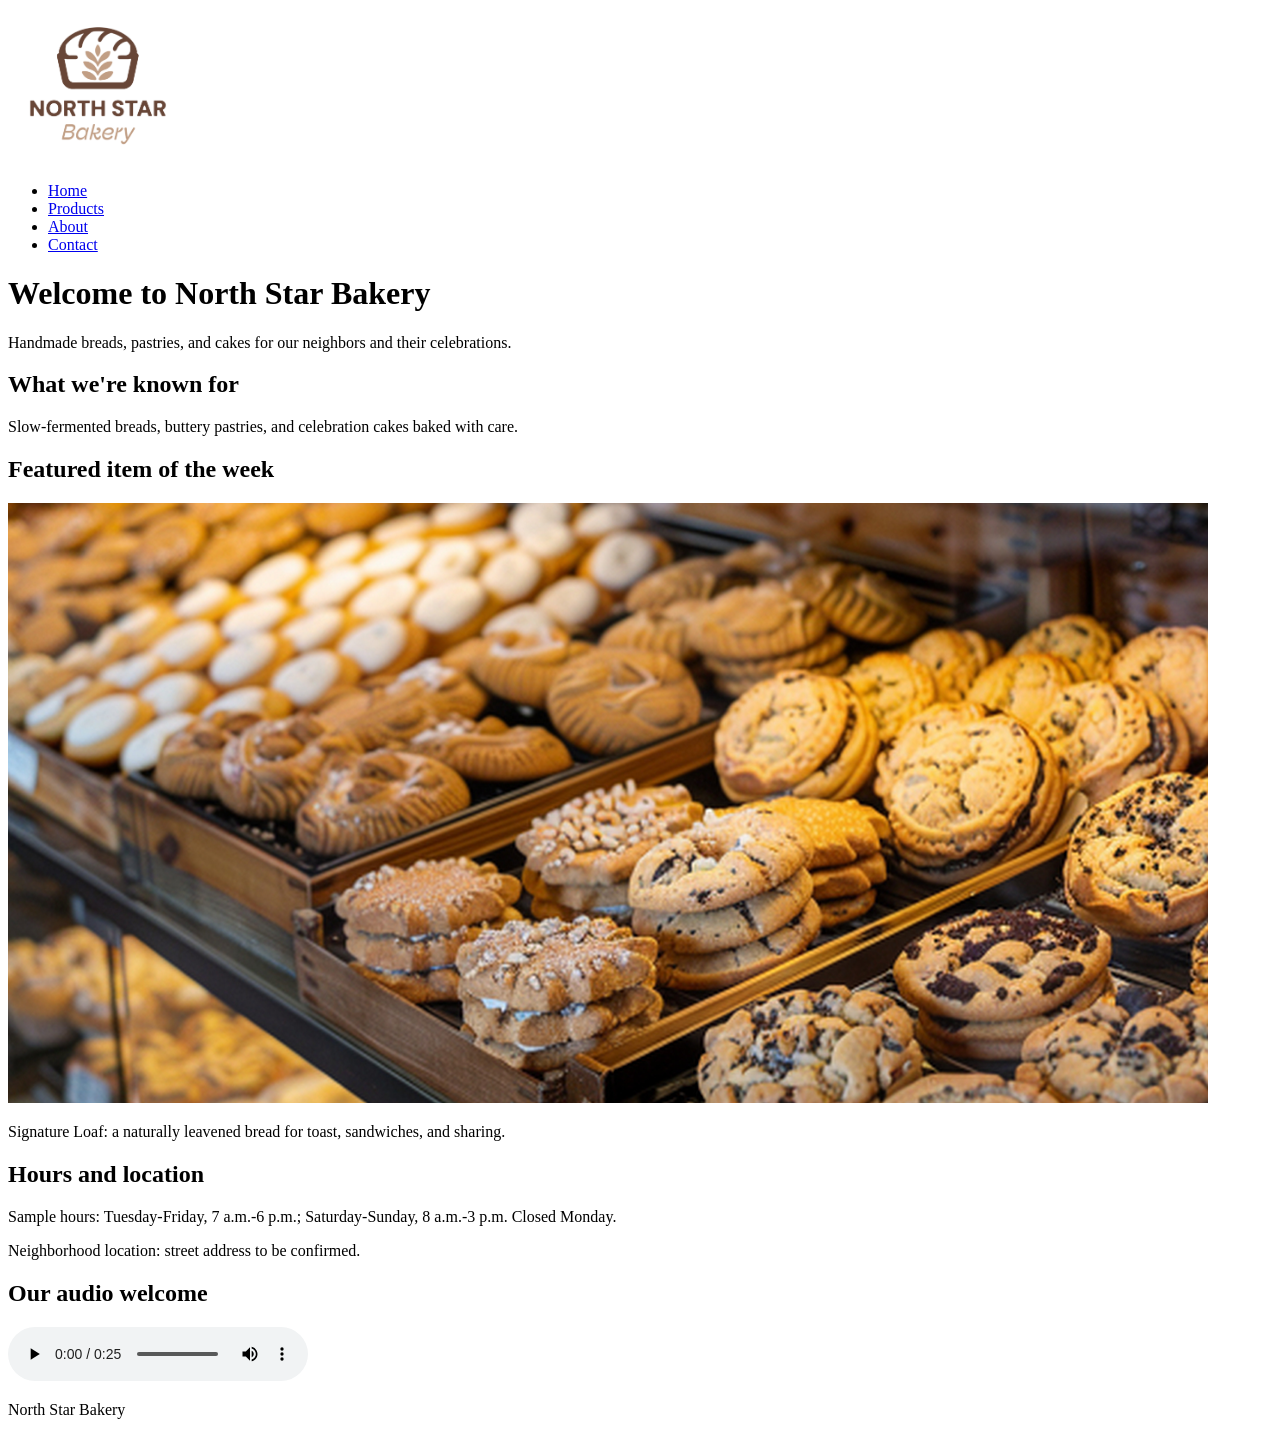
<file: touch_stone_2/index.html>
<!DOCTYPE html>
<html lang="en">
<head>
  <title>Home | North Star Bakery</title>
</head>
<body>
  <header>
    <img src="images/bakery-logo_c.png" alt="North Star Bakery" width="180">
    <nav aria-label="Main navigation">
      <ul>
        <li><a href="index.html" aria-current="page">Home</a></li>
        <li><a href="products.html">Products</a></li>
        <li><a href="about.html">About</a></li>
        <li><a href="contact.html">Contact</a></li>
      </ul>
    </nav>
  </header>
  <main>
    <h1>Welcome to North Star Bakery</h1>
    <p>Handmade breads, pastries, and cakes for our neighbors and their celebrations.</p>
    <h2>What we're known for</h2>
    <p>Slow-fermented breads, buttery pastries, and celebration cakes baked with care.</p>
    <h2>Featured item of the week</h2>
    <picture>
      <source media="(min-width: 800px)" srcset="images/bakery-feature-large_c.png">
      <img src="images/bakery-feature-small_c.png" alt="A featured handmade bake from North Star Bakery">
    </picture>
    <p>Signature Loaf: a naturally leavened bread for toast, sandwiches, and sharing.</p>
    <h2>Hours and location</h2>
    <p>Sample hours: Tuesday-Friday, 7 a.m.-6 p.m.; Saturday-Sunday, 8 a.m.-3 p.m. Closed Monday.</p>
    <p>Neighborhood location: street address to be confirmed.</p>
    <h2>Our audio welcome</h2>
    <audio controls>
      <source src="audios/bakery-welcome_c.mp3" type="audio/mpeg">
      Your browser does not support audio. <a href="audios/bakery-welcome_c.mp3">Listen to our welcome message</a>.
    </audio>
  </main>
  <footer>
    <p>North Star Bakery</p>
  </footer>
</body>
</html>
</file>
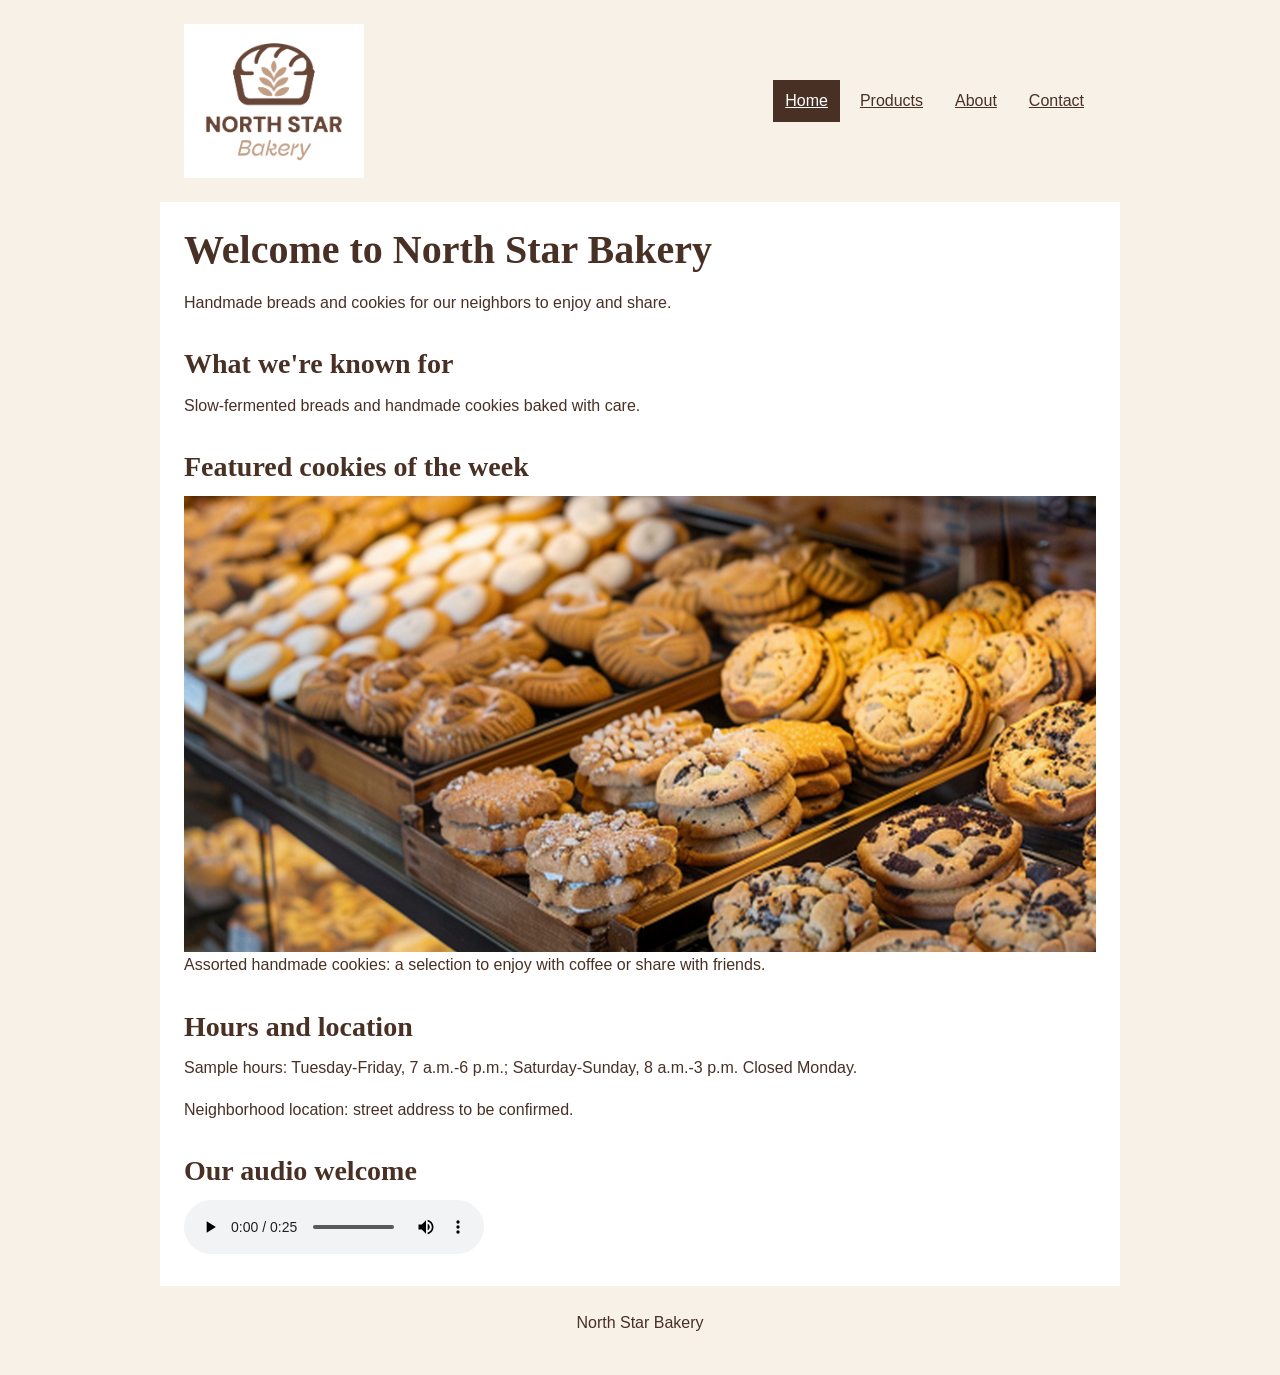
<file: touch_stone_3/index.html>
<!DOCTYPE html>
<html lang="en">
<head>
  <meta charset="UTF-8">
  <meta name="viewport" content="width=device-width, initial-scale=1">
  <link rel="stylesheet" href="css/style.css">
  <title>Home | North Star Bakery</title>
</head>
<body>
  <header>
    <img src="images/bakery-logo_c.png" alt="North Star Bakery" width="180">
    <nav aria-label="Main navigation">
      <ul>
        <li><a href="index.html" aria-current="page">Home</a></li>
        <li><a href="products.html">Products</a></li>
        <li><a href="about.html">About</a></li>
        <li><a href="contact.html">Contact</a></li>
      </ul>
    </nav>
  </header>
  <main>
    <h1>Welcome to North Star Bakery</h1>
    <p>Handmade breads and cookies for our neighbors to enjoy and share.</p>
    <h2>What we're known for</h2>
    <p>Slow-fermented breads and handmade cookies baked with care.</p>
    <h2>Featured cookies of the week</h2>
    <picture>
      <source media="(min-width: 800px)" srcset="images/bakery-feature-large_c.png">
      <img src="images/bakery-feature-small_c.png" alt="Assorted cookies in the bakery display">
    </picture>
    <p>Assorted handmade cookies: a selection to enjoy with coffee or share with friends.</p>
    <h2>Hours and location</h2>
    <p>Sample hours: Tuesday-Friday, 7 a.m.-6 p.m.; Saturday-Sunday, 8 a.m.-3 p.m. Closed Monday.</p>
    <p>Neighborhood location: street address to be confirmed.</p>
    <h2>Our audio welcome</h2>
    <audio controls>
      <source src="audios/bakery-welcome_c.mp3" type="audio/mpeg">
      Your browser does not support audio. <a href="audios/bakery-welcome_c.mp3">Listen to our welcome message</a>.
    </audio>
  </main>
  <footer>
    <p>North Star Bakery</p>
  </footer>
</body>
</html>
</file>
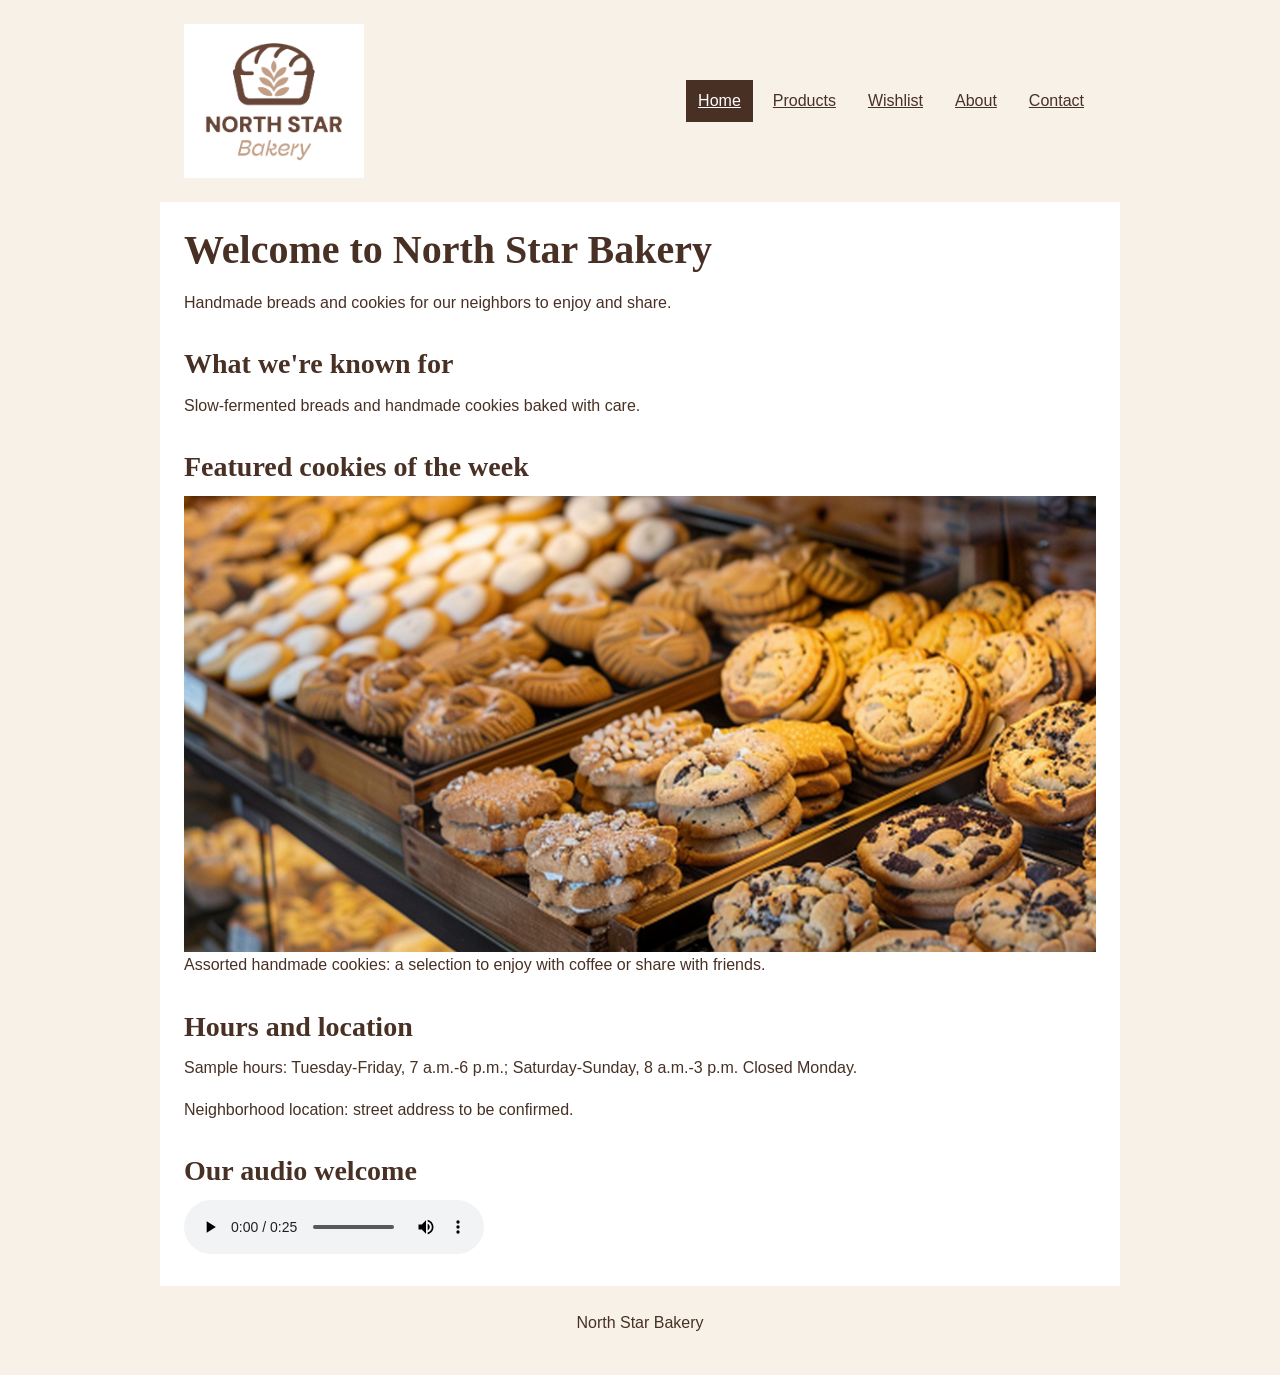
<file: touch_stone_4/index.html>
<!DOCTYPE html>
<html lang="en">
<head>
  <meta charset="UTF-8">
  <meta name="viewport" content="width=device-width, initial-scale=1">
  <link rel="stylesheet" href="css/style.css">
  <title>Home | North Star Bakery</title>
</head>
<body>
  <header>
    <img src="images/bakery-logo_c.png" alt="North Star Bakery" width="180">
    <nav aria-label="Main navigation">
      <ul>
        <li><a href="index.html" aria-current="page">Home</a></li>
        <li><a href="products.html">Products</a></li>
        <li><a href="wishlist.html">Wishlist</a></li>
        <li><a href="about.html">About</a></li>
        <li><a href="contact.html">Contact</a></li>
      </ul>
    </nav>
  </header>
  <main>
    <h1>Welcome to North Star Bakery</h1>
    <p>Handmade breads and cookies for our neighbors to enjoy and share.</p>
    <h2>What we're known for</h2>
    <p>Slow-fermented breads and handmade cookies baked with care.</p>
    <h2>Featured cookies of the week</h2>
    <picture>
      <source media="(min-width: 800px)" srcset="images/bakery-feature-large_c.png">
      <img src="images/bakery-feature-small_c.png" alt="Assorted cookies in the bakery display">
    </picture>
    <p>Assorted handmade cookies: a selection to enjoy with coffee or share with friends.</p>
    <h2>Hours and location</h2>
    <p>Sample hours: Tuesday-Friday, 7 a.m.-6 p.m.; Saturday-Sunday, 8 a.m.-3 p.m. Closed Monday.</p>
    <p>Neighborhood location: street address to be confirmed.</p>
    <h2>Our audio welcome</h2>
    <audio controls>
      <source src="audios/bakery-welcome_c.mp3" type="audio/mpeg">
      Your browser does not support audio. <a href="audios/bakery-welcome_c.mp3">Listen to our welcome message</a>.
    </audio>
  </main>
  <footer>
    <p>North Star Bakery</p>
  </footer>
</body>
</html>
</file>
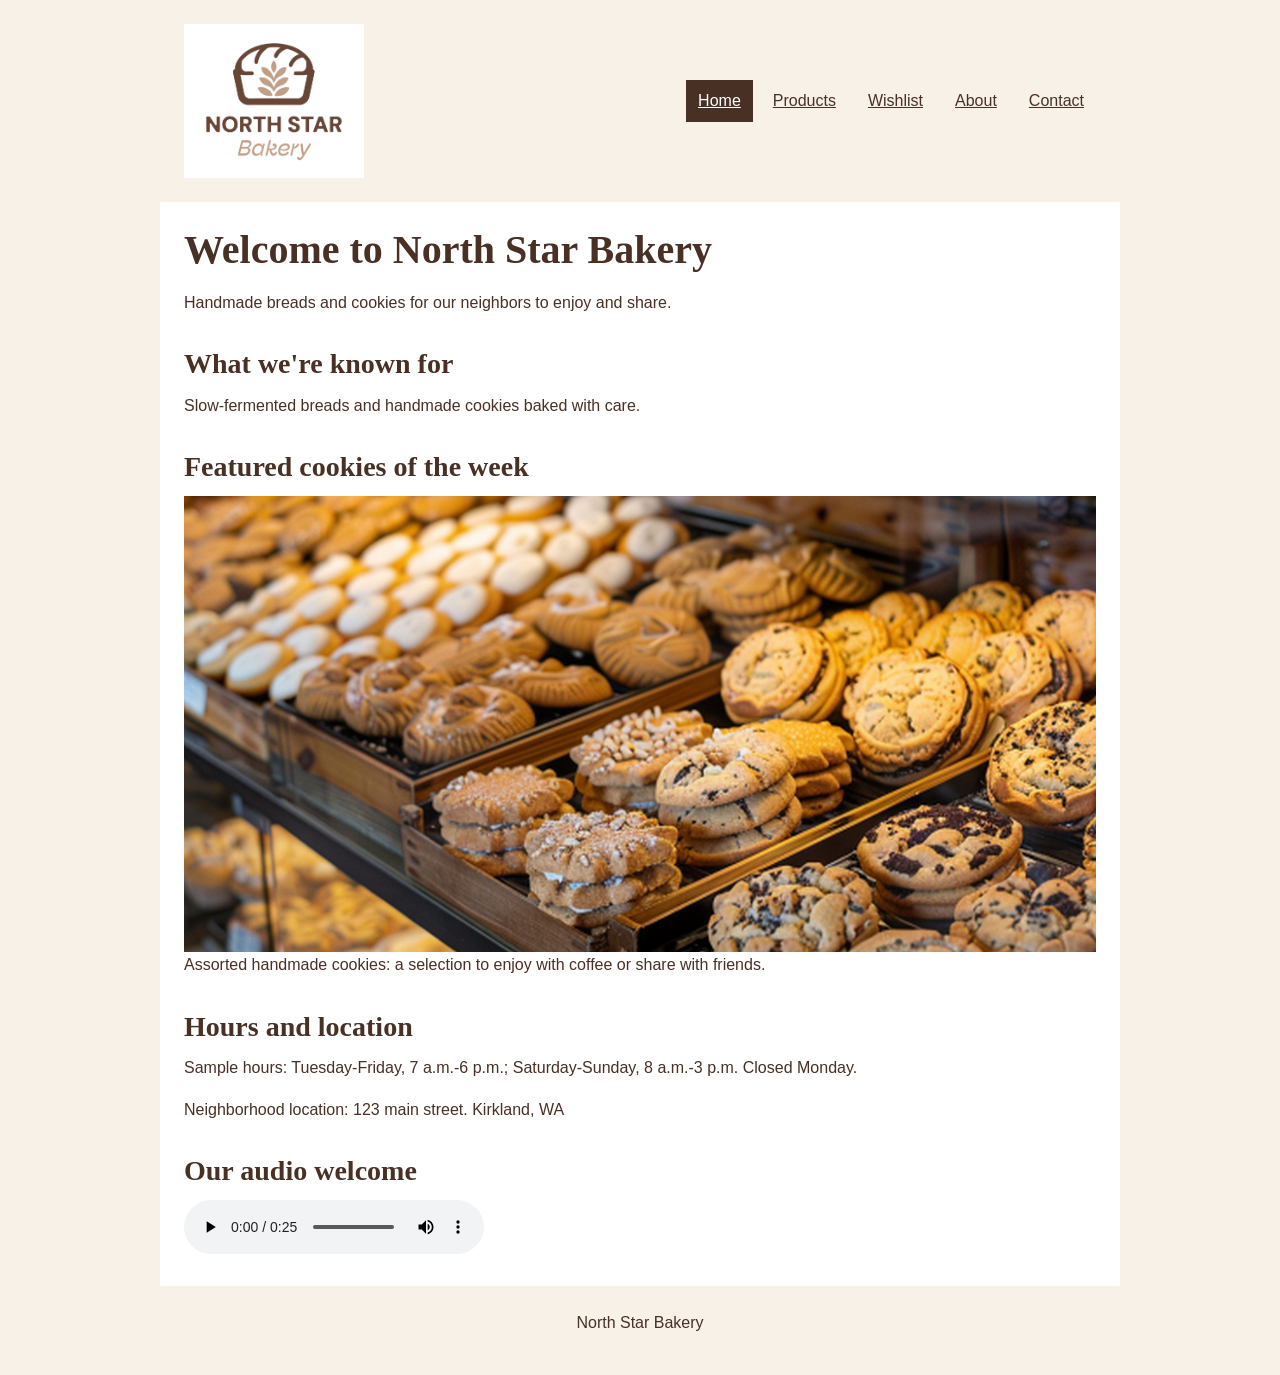
<file: touch_stone_5/index.html>
<!DOCTYPE html>
<html lang="en">
<head>
  <meta charset="UTF-8">
  <meta name="viewport" content="width=device-width, initial-scale=1">
  <link rel="stylesheet" href="css/style.css">
  <title>Home | North Star Bakery</title>
</head>
<body>
  <header>
    <img src="images/bakery-logo_c.png" alt="North Star Bakery" width="180">
    <nav aria-label="Main navigation">
      <ul>
        <li><a href="index.html" aria-current="page">Home</a></li>
        <li><a href="products.html">Products</a></li>
        <li><a href="wishlist.html">Wishlist</a></li>
        <li><a href="about.html">About</a></li>
        <li><a href="contact.html">Contact</a></li>
      </ul>
    </nav>
  </header>
  <main>
    <h1>Welcome to North Star Bakery</h1>
    <p>Handmade breads and cookies for our neighbors to enjoy and share.</p>
    <h2>What we're known for</h2>
    <p>Slow-fermented breads and handmade cookies baked with care.</p>
    <h2>Featured cookies of the week</h2>
    <picture>
      <source media="(min-width: 800px)" srcset="images/bakery-feature-large_c.png">
      <img src="images/bakery-feature-small_c.png" alt="Assorted cookies in the bakery display">
    </picture>
    <p>Assorted handmade cookies: a selection to enjoy with coffee or share with friends.</p>
    <h2>Hours and location</h2>
    <p>Sample hours: Tuesday-Friday, 7 a.m.-6 p.m.; Saturday-Sunday, 8 a.m.-3 p.m. Closed Monday.</p>
    <p>Neighborhood location: 123 main street. Kirkland, WA</p>
    <h2>Our audio welcome</h2>
    <audio controls>
      <source src="audios/bakery-welcome_c.mp3" type="audio/mpeg">
      Your browser does not support audio. <a href="audios/bakery-welcome_c.mp3">Listen to our welcome message</a>.
    </audio>
  </main>
  <footer>
    <p>North Star Bakery</p>
  </footer>
</body>
</html>
</file>
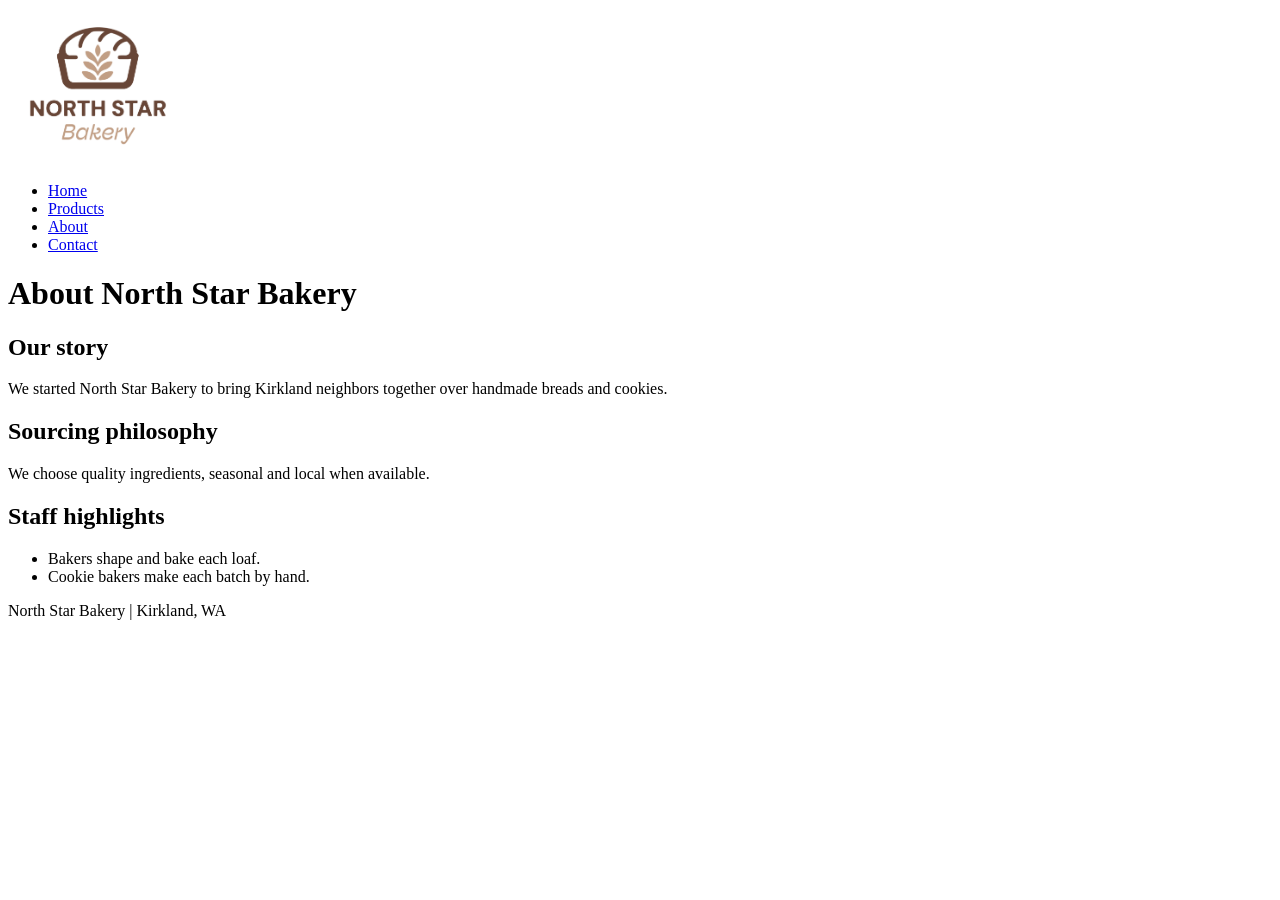
<file: touch_stone_2/about.html>
<!DOCTYPE html>
<html lang="en">
<head>
  <title>About | North Star Bakery</title>
</head>
<body>
  <header>
    <img src="images/bakery-logo_c.png" alt="North Star Bakery" width="180">
    <nav aria-label="Main navigation">
      <ul>
        <li><a href="index.html">Home</a></li>
        <li><a href="products.html">Products</a></li>
        <li><a href="about.html" aria-current="page">About</a></li>
        <li><a href="contact.html">Contact</a></li>
      </ul>
    </nav>
  </header>
  <main>
    <h1>About North Star Bakery</h1>
    <h2>Our story</h2>
    <p>We started North Star Bakery to bring Kirkland neighbors together over handmade breads and cookies.</p>
    <h2>Sourcing philosophy</h2>
    <p>We choose quality ingredients, seasonal and local when available.</p>
    <h2>Staff highlights</h2>
    <ul>
      <li>Bakers shape and bake each loaf.</li>
      <li>Cookie bakers make each batch by hand.</li>
    </ul>
  </main>
  <footer>
    <p>North Star Bakery | Kirkland, WA</p>
  </footer>
</body>
</html>
</file>
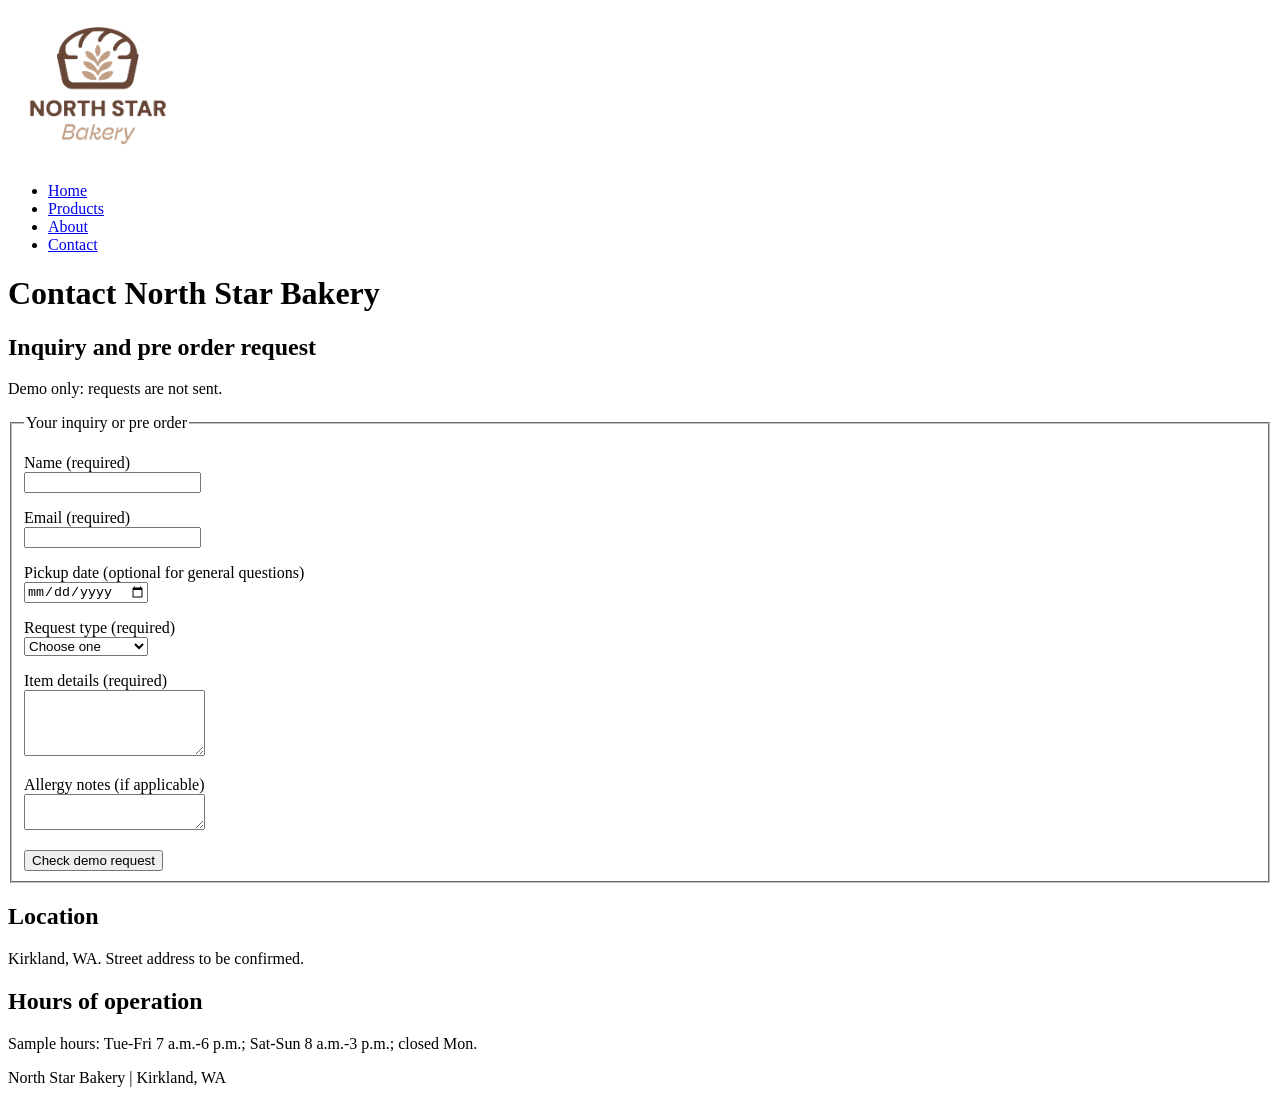
<file: touch_stone_2/contact.html>
<!DOCTYPE html>
<html lang="en">
<head>
  <title>Contact | North Star Bakery</title>
</head>
<body>
  <header>
    <img src="images/bakery-logo_c.png" alt="North Star Bakery" width="180">
    <nav aria-label="Main navigation">
      <ul>
        <li><a href="index.html">Home</a></li>
        <li><a href="products.html">Products</a></li>
        <li><a href="about.html">About</a></li>
        <li><a href="contact.html" aria-current="page">Contact</a></li>
      </ul>
    </nav>
  </header>
  <main>
    <h1>Contact North Star Bakery</h1>
    <h2>Inquiry and pre order request</h2>
    <p>Demo only: requests are not sent.</p>
    <form action="contact.html" method="get">
      <fieldset>
        <legend>Your inquiry or pre order</legend>
        <p>
          <label for="name">Name (required)</label><br>
          <input type="text" id="name" name="name" required minlength="2">
        </p>
        <p>
          <label for="email">Email (required)</label><br>
          <input type="email" id="email" name="email" required>
        </p>
        <p>
          <label for="pickup-date">Pickup date (optional for general questions)</label><br>
          <input type="date" id="pickup-date" name="pickup_date">
        </p>
        <p>
          <label for="request-type">Request type (required)</label><br>
          <select id="request-type" name="request_type" required>
            <option value="">Choose one</option>
            <option value="pre-order">Pre order</option>
            <option value="general-question">General question</option>
          </select>
        </p>
        <p>
          <label for="item-details">Item details (required)</label><br>
          <textarea id="item-details" name="item_details" rows="4" required minlength="10"></textarea>
        </p>
        <p>
          <label for="allergy-notes">Allergy notes (if applicable)</label><br>
          <textarea id="allergy-notes" name="allergy_notes" rows="2"></textarea>
        </p>
        <button type="submit">Check demo request</button>
      </fieldset>
    </form>
    <h2>Location</h2>
    <p>Kirkland, WA. Street address to be confirmed.</p>
    <h2>Hours of operation</h2>
    <p>Sample hours: Tue-Fri 7 a.m.-6 p.m.; Sat-Sun 8 a.m.-3 p.m.; closed Mon.</p>
  </main>
  <footer>
    <p>North Star Bakery | Kirkland, WA</p>
  </footer>
</body>
</html>
</file>
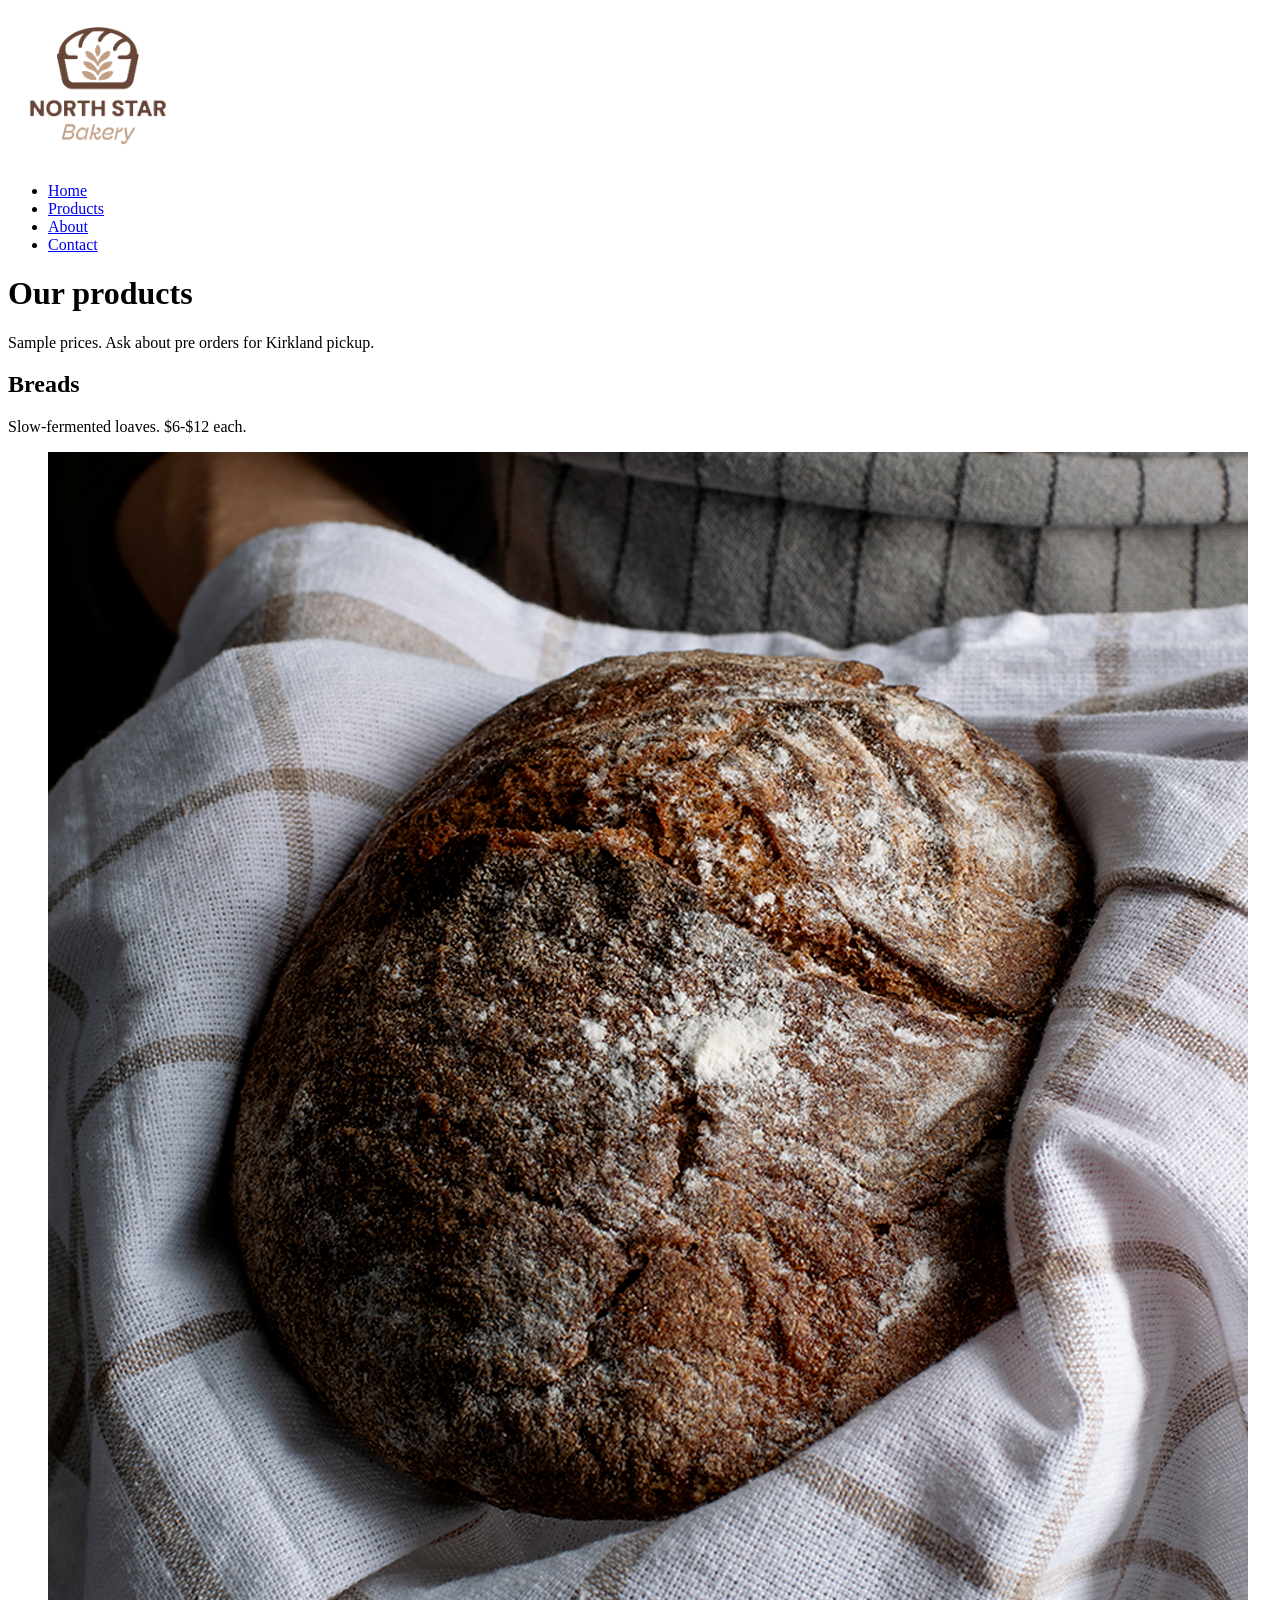
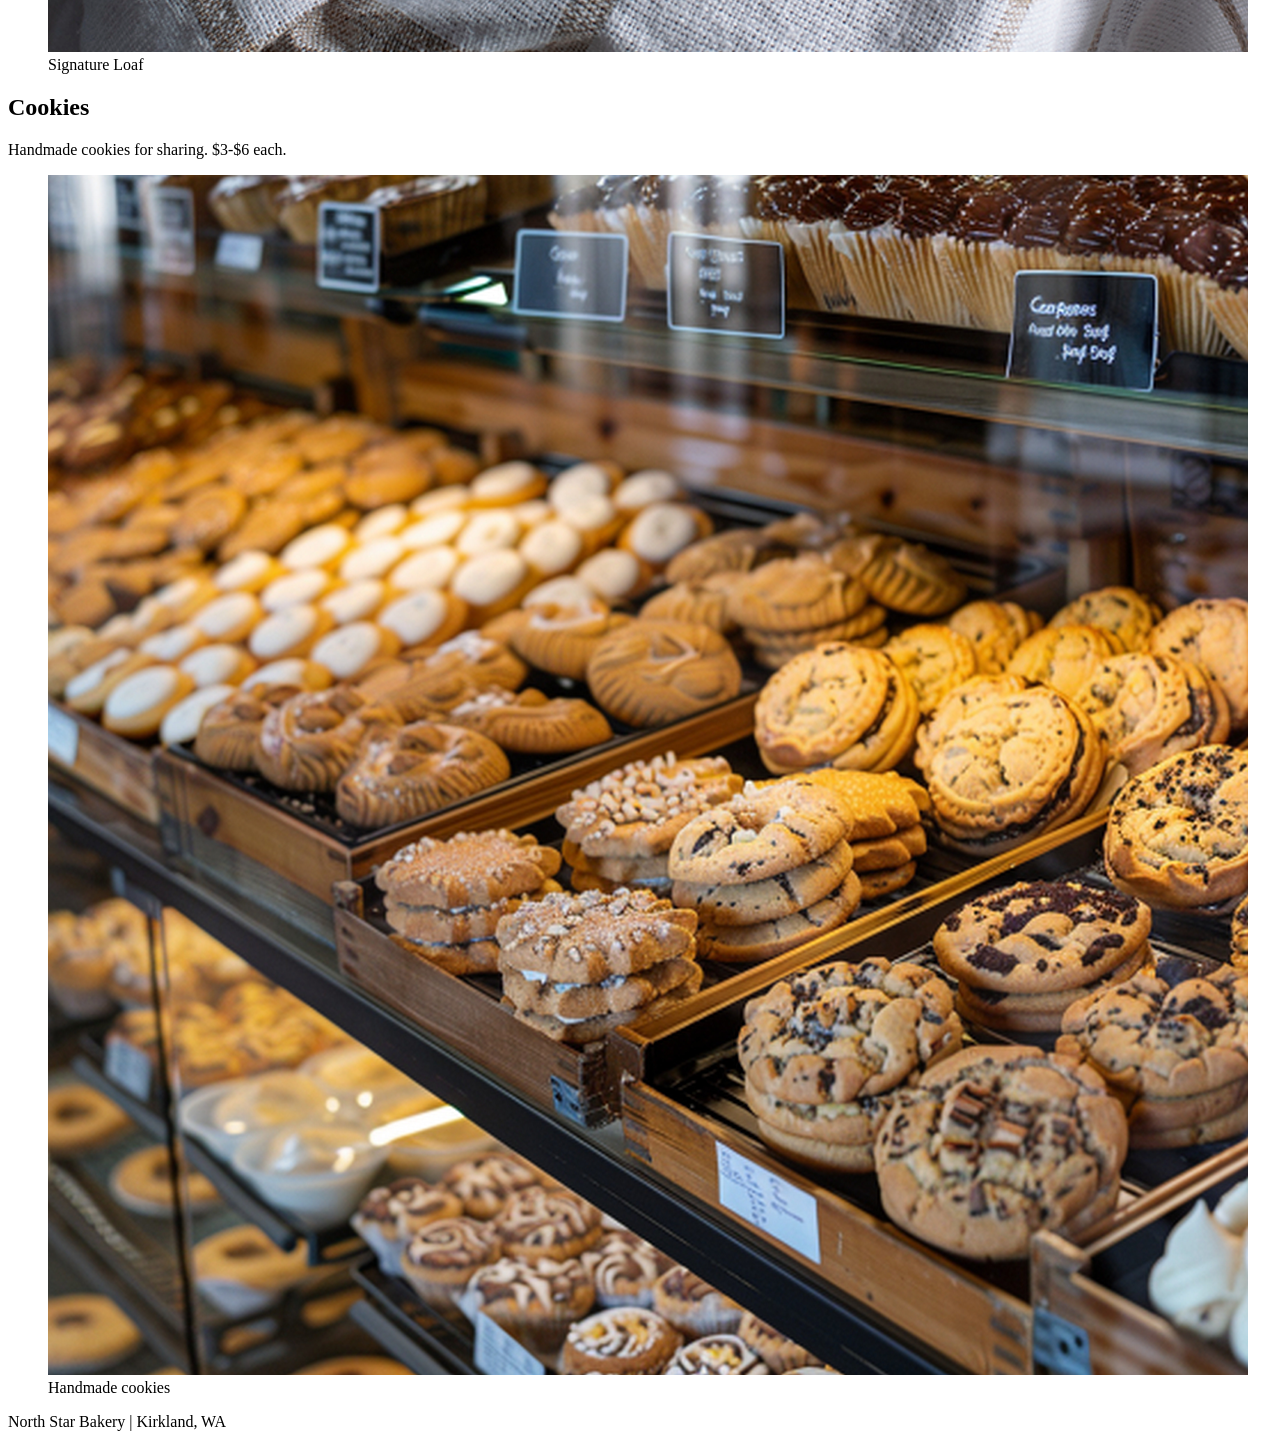
<file: touch_stone_2/products.html>
<!DOCTYPE html>
<html lang="en">
<head>
  <title>Products | North Star Bakery</title>
</head>
<body>
  <header>
    <img src="images/bakery-logo_c.png" alt="North Star Bakery" width="180">
    <nav aria-label="Main navigation">
      <ul>
        <li><a href="index.html">Home</a></li>
        <li><a href="products.html" aria-current="page">Products</a></li>
        <li><a href="about.html">About</a></li>
        <li><a href="contact.html">Contact</a></li>
      </ul>
    </nav>
  </header>
  <main>
    <h1>Our products</h1>
    <p>Sample prices. Ask about pre orders for Kirkland pickup.</p>
    <h2>Breads</h2>
    <p>Slow-fermented loaves. $6-$12 each.</p>
    <figure>
      <img src="images/bakery-signature-loaf_c.png" alt="North Star Bakery's Signature Loaf">
      <figcaption>Signature Loaf</figcaption>
    </figure>
    <h2>Cookies</h2>
    <p>Handmade cookies for sharing. $3-$6 each.</p>
    <figure>
      <img src="images/bakery-feature-small_c.png" alt="Assorted cookies in the bakery display">
      <figcaption>Handmade cookies</figcaption>
    </figure>
  </main>
  <footer>
    <p>North Star Bakery | Kirkland, WA</p>
  </footer>
</body>
</html>
</file>
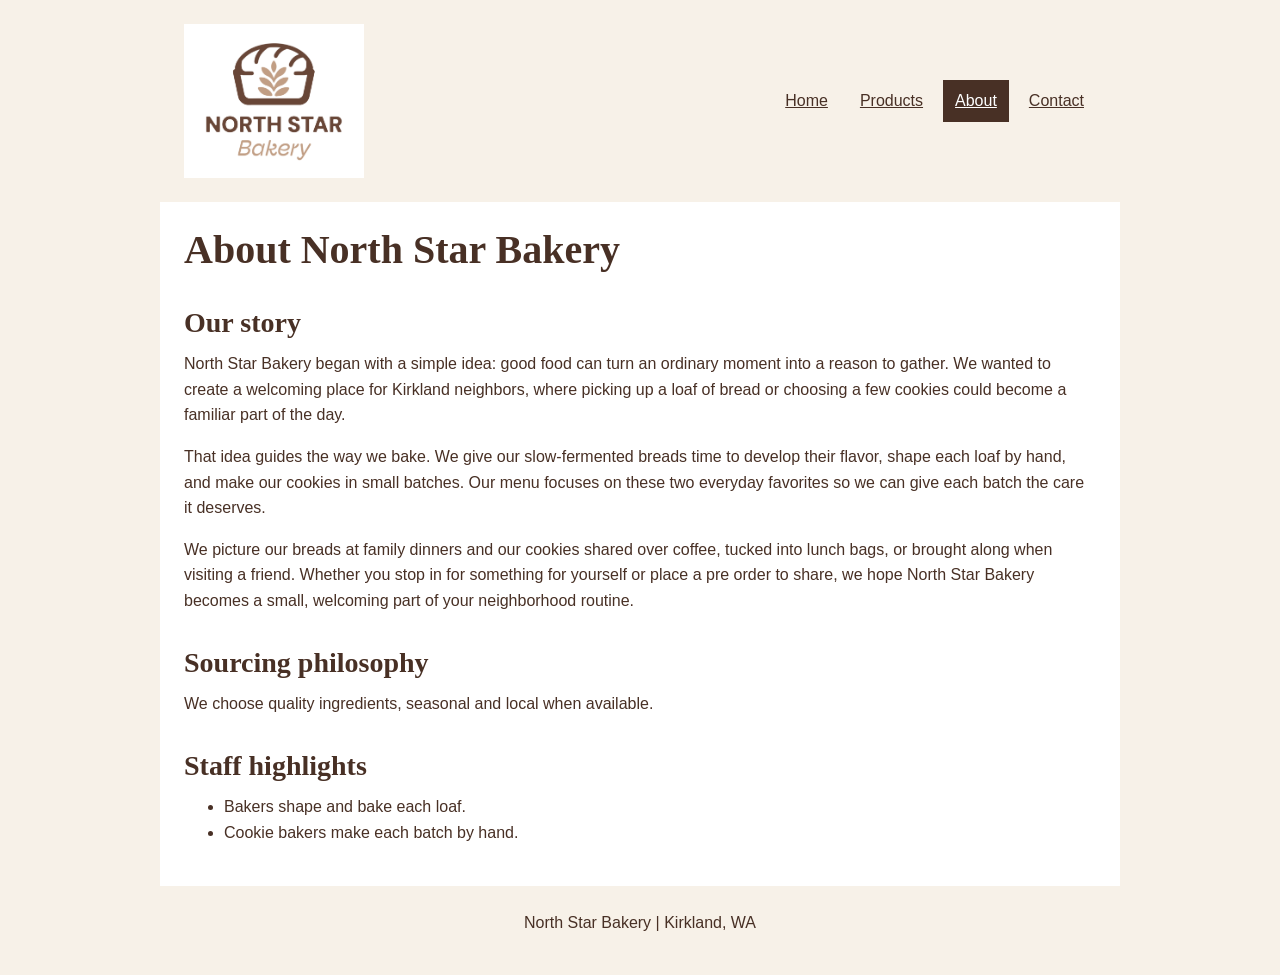
<file: touch_stone_3/about.html>
<!DOCTYPE html>
<html lang="en">
<head>
  <meta charset="UTF-8">
  <meta name="viewport" content="width=device-width, initial-scale=1">
  <link rel="stylesheet" href="css/style.css">
  <title>About | North Star Bakery</title>
</head>
<body>
  <header>
    <img src="images/bakery-logo_c.png" alt="North Star Bakery" width="180">
    <nav aria-label="Main navigation">
      <ul>
        <li><a href="index.html">Home</a></li>
        <li><a href="products.html">Products</a></li>
        <li><a href="about.html" aria-current="page">About</a></li>
        <li><a href="contact.html">Contact</a></li>
      </ul>
    </nav>
  </header>
  <main>
    <h1>About North Star Bakery</h1>
    <h2>Our story</h2>
    <p>North Star Bakery began with a simple idea: good food can turn an ordinary moment into a reason to gather. We wanted to create a welcoming place for Kirkland neighbors, where picking up a loaf of bread or choosing a few cookies could become a familiar part of the day.</p>
    <p>That idea guides the way we bake. We give our slow-fermented breads time to develop their flavor, shape each loaf by hand, and make our cookies in small batches. Our menu focuses on these two everyday favorites so we can give each batch the care it deserves.</p>
    <p>We picture our breads at family dinners and our cookies shared over coffee, tucked into lunch bags, or brought along when visiting a friend. Whether you stop in for something for yourself or place a pre order to share, we hope North Star Bakery becomes a small, welcoming part of your neighborhood routine.</p>
    <h2>Sourcing philosophy</h2>
    <p>We choose quality ingredients, seasonal and local when available.</p>
    <h2>Staff highlights</h2>
    <ul>
      <li>Bakers shape and bake each loaf.</li>
      <li>Cookie bakers make each batch by hand.</li>
    </ul>
  </main>
  <footer>
    <p>North Star Bakery | Kirkland, WA</p>
  </footer>
</body>
</html>
</file>
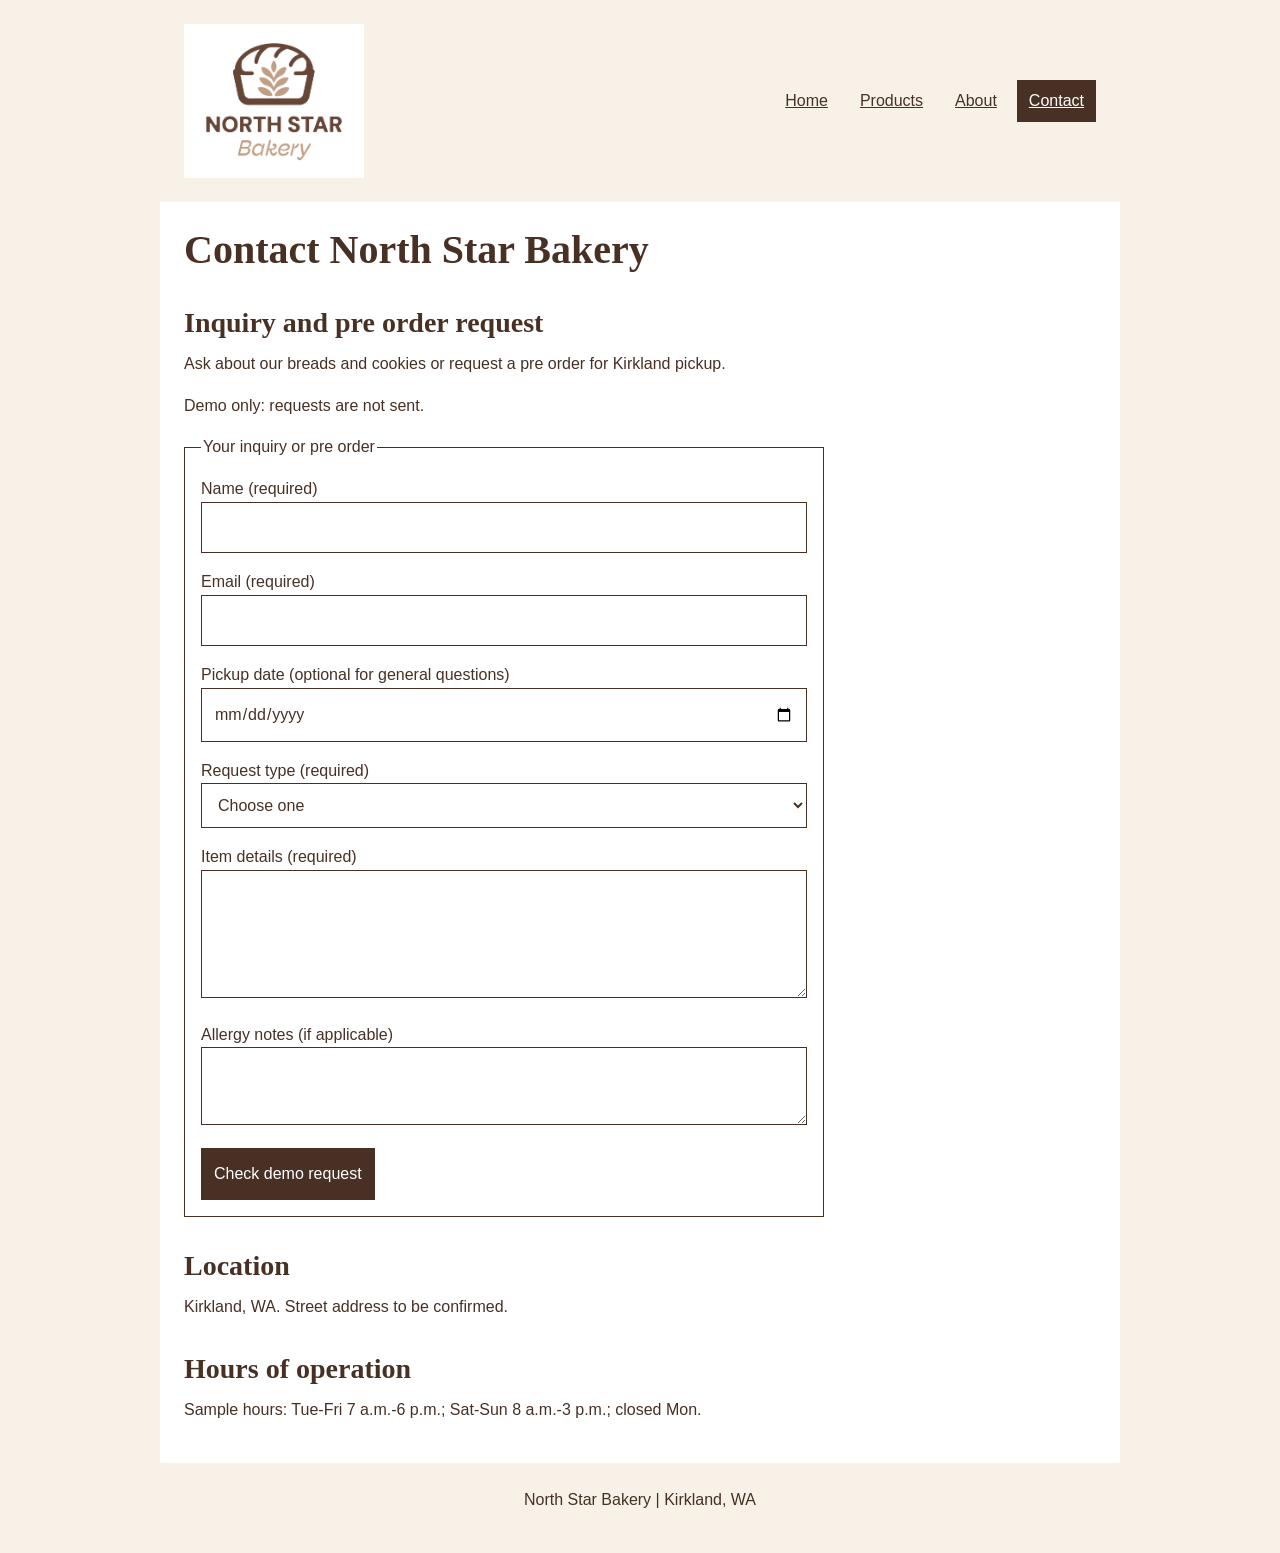
<file: touch_stone_3/contact.html>
<!DOCTYPE html>
<html lang="en">
<head>
  <meta charset="UTF-8">
  <meta name="viewport" content="width=device-width, initial-scale=1">
  <link rel="stylesheet" href="css/style.css">
  <title>Contact | North Star Bakery</title>
</head>
<body>
  <header>
    <img src="images/bakery-logo_c.png" alt="North Star Bakery" width="180">
    <nav aria-label="Main navigation">
      <ul>
        <li><a href="index.html">Home</a></li>
        <li><a href="products.html">Products</a></li>
        <li><a href="about.html">About</a></li>
        <li><a href="contact.html" aria-current="page">Contact</a></li>
      </ul>
    </nav>
  </header>
  <main>
    <h1>Contact North Star Bakery</h1>
    <h2>Inquiry and pre order request</h2>
    <p>Ask about our breads and cookies or request a pre order for Kirkland pickup.</p>
    <p>Demo only: requests are not sent.</p>
    <form action="contact.html" method="get">
      <fieldset>
        <legend>Your inquiry or pre order</legend>
        <p>
          <label for="name">Name (required)</label><br>
          <input type="text" id="name" name="name" required minlength="2">
        </p>
        <p>
          <label for="email">Email (required)</label><br>
          <input type="email" id="email" name="email" required>
        </p>
        <p>
          <label for="pickup-date">Pickup date (optional for general questions)</label><br>
          <input type="date" id="pickup-date" name="pickup_date">
        </p>
        <p>
          <label for="request-type">Request type (required)</label><br>
          <select id="request-type" name="request_type" required>
            <option value="">Choose one</option>
            <option value="pre-order">Pre order</option>
            <option value="general-question">General question</option>
          </select>
        </p>
        <p>
          <label for="item-details">Item details (required)</label><br>
          <textarea id="item-details" name="item_details" rows="4" required minlength="10"></textarea>
        </p>
        <p>
          <label for="allergy-notes">Allergy notes (if applicable)</label><br>
          <textarea id="allergy-notes" name="allergy_notes" rows="2"></textarea>
        </p>
        <button type="submit">Check demo request</button>
      </fieldset>
    </form>
    <h2>Location</h2>
    <p>Kirkland, WA. Street address to be confirmed.</p>
    <h2>Hours of operation</h2>
    <p>Sample hours: Tue-Fri 7 a.m.-6 p.m.; Sat-Sun 8 a.m.-3 p.m.; closed Mon.</p>
  </main>
  <footer>
    <p>North Star Bakery | Kirkland, WA</p>
  </footer>
</body>
</html>
</file>
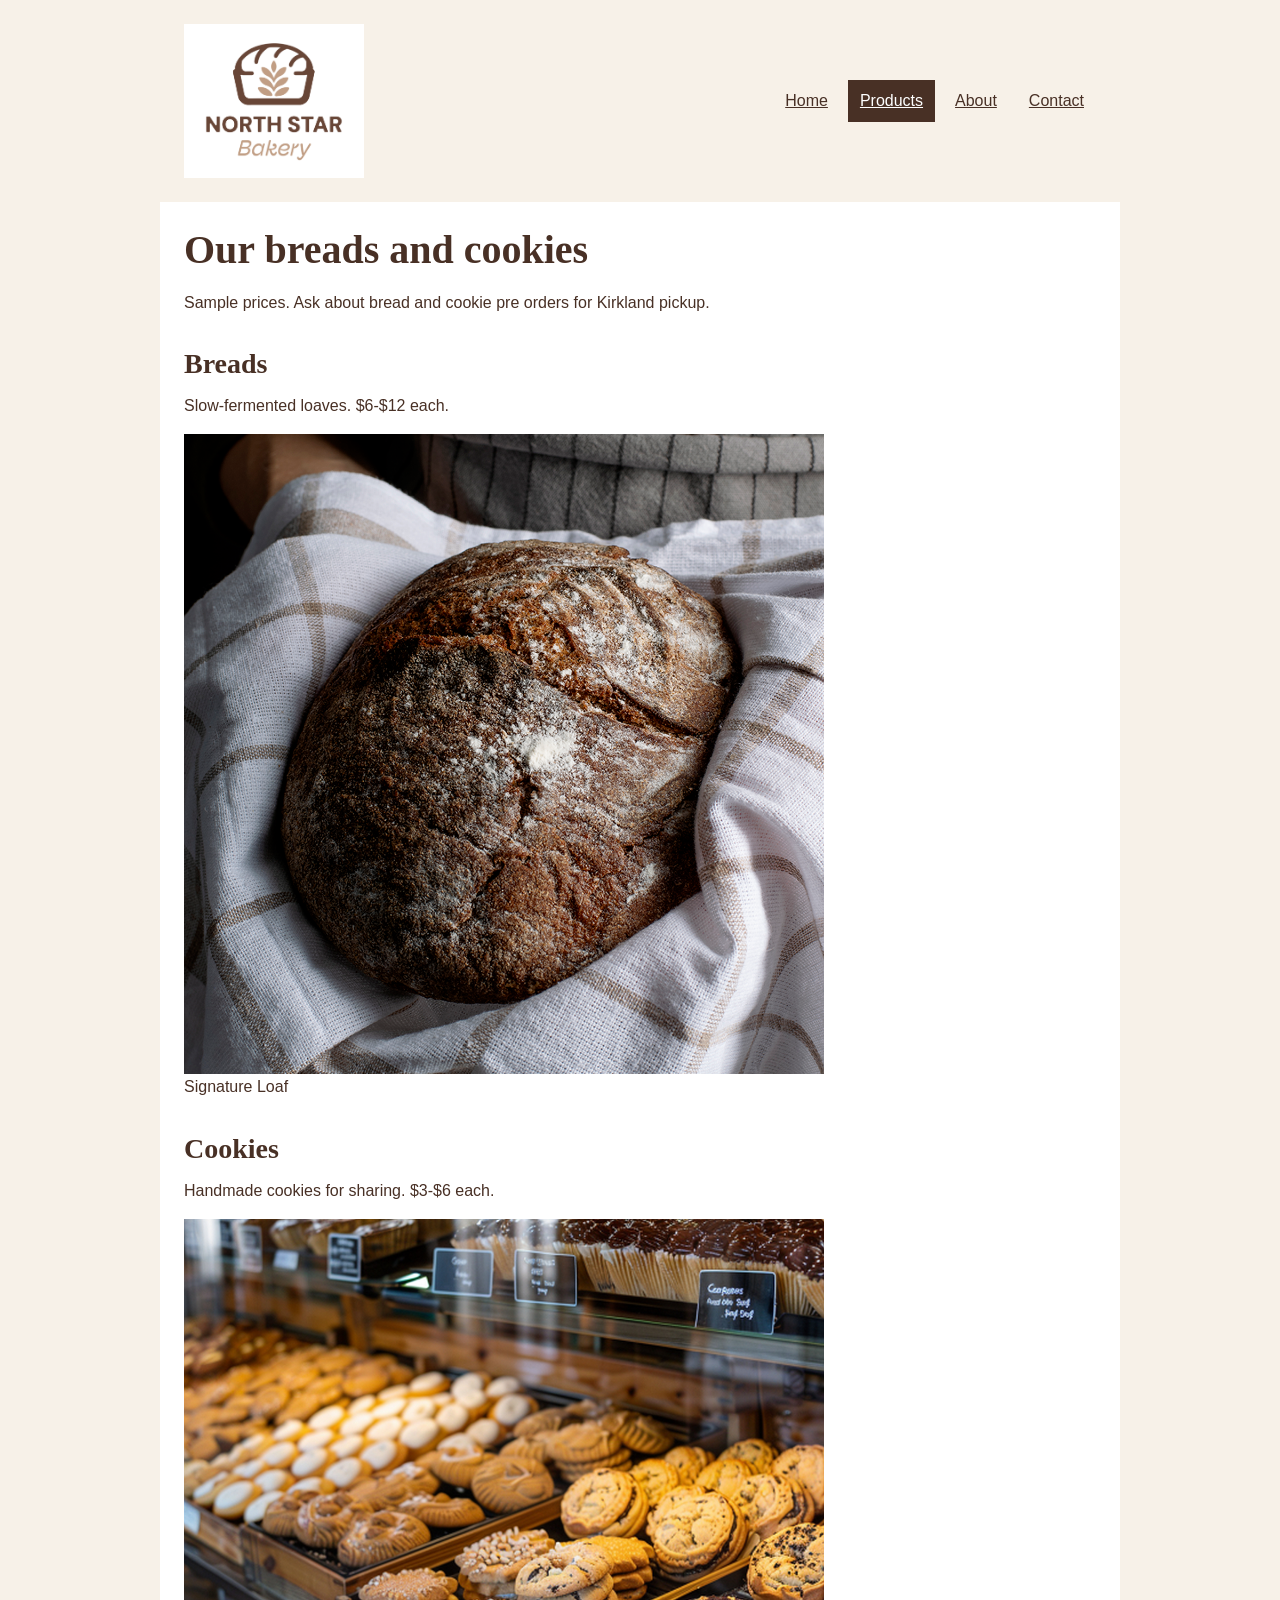
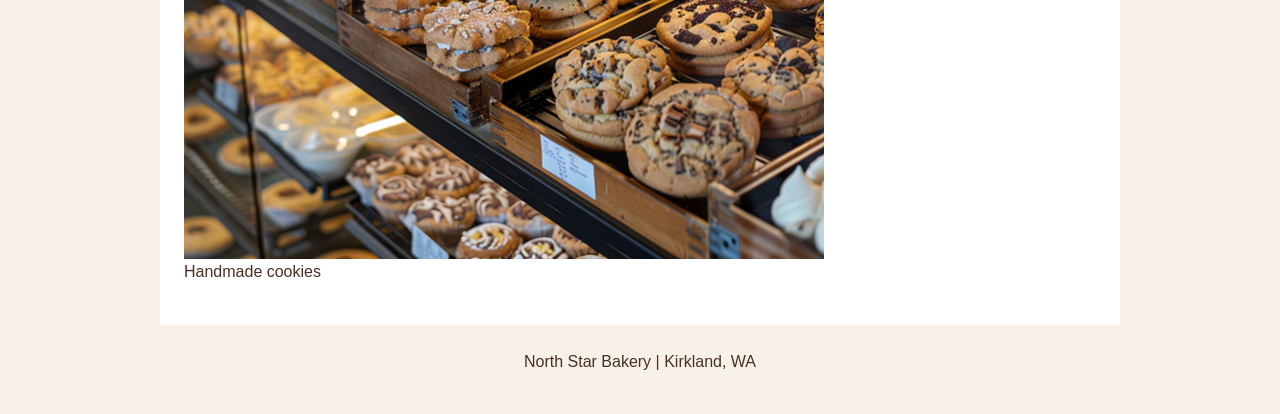
<file: touch_stone_3/products.html>
<!DOCTYPE html>
<html lang="en">
<head>
  <meta charset="UTF-8">
  <meta name="viewport" content="width=device-width, initial-scale=1">
  <link rel="stylesheet" href="css/style.css">
  <title>Products | North Star Bakery</title>
</head>
<body>
  <header>
    <img src="images/bakery-logo_c.png" alt="North Star Bakery" width="180">
    <nav aria-label="Main navigation">
      <ul>
        <li><a href="index.html">Home</a></li>
        <li><a href="products.html" aria-current="page">Products</a></li>
        <li><a href="about.html">About</a></li>
        <li><a href="contact.html">Contact</a></li>
      </ul>
    </nav>
  </header>
  <main>
    <h1>Our breads and cookies</h1>
    <p>Sample prices. Ask about bread and cookie pre orders for Kirkland pickup.</p>
    <h2>Breads</h2>
    <p>Slow-fermented loaves. $6-$12 each.</p>
    <figure>
      <img class="product-image" src="images/bakery-signature-loaf_c.png" alt="North Star Bakery's Signature Loaf">
      <figcaption>Signature Loaf</figcaption>
    </figure>
    <h2>Cookies</h2>
    <p>Handmade cookies for sharing. $3-$6 each.</p>
    <figure>
      <img class="product-image" src="images/bakery-feature-small_c.png" alt="Assorted cookies in the bakery display">
      <figcaption>Handmade cookies</figcaption>
    </figure>
  </main>
  <footer>
    <p>North Star Bakery | Kirkland, WA</p>
  </footer>
</body>
</html>
</file>
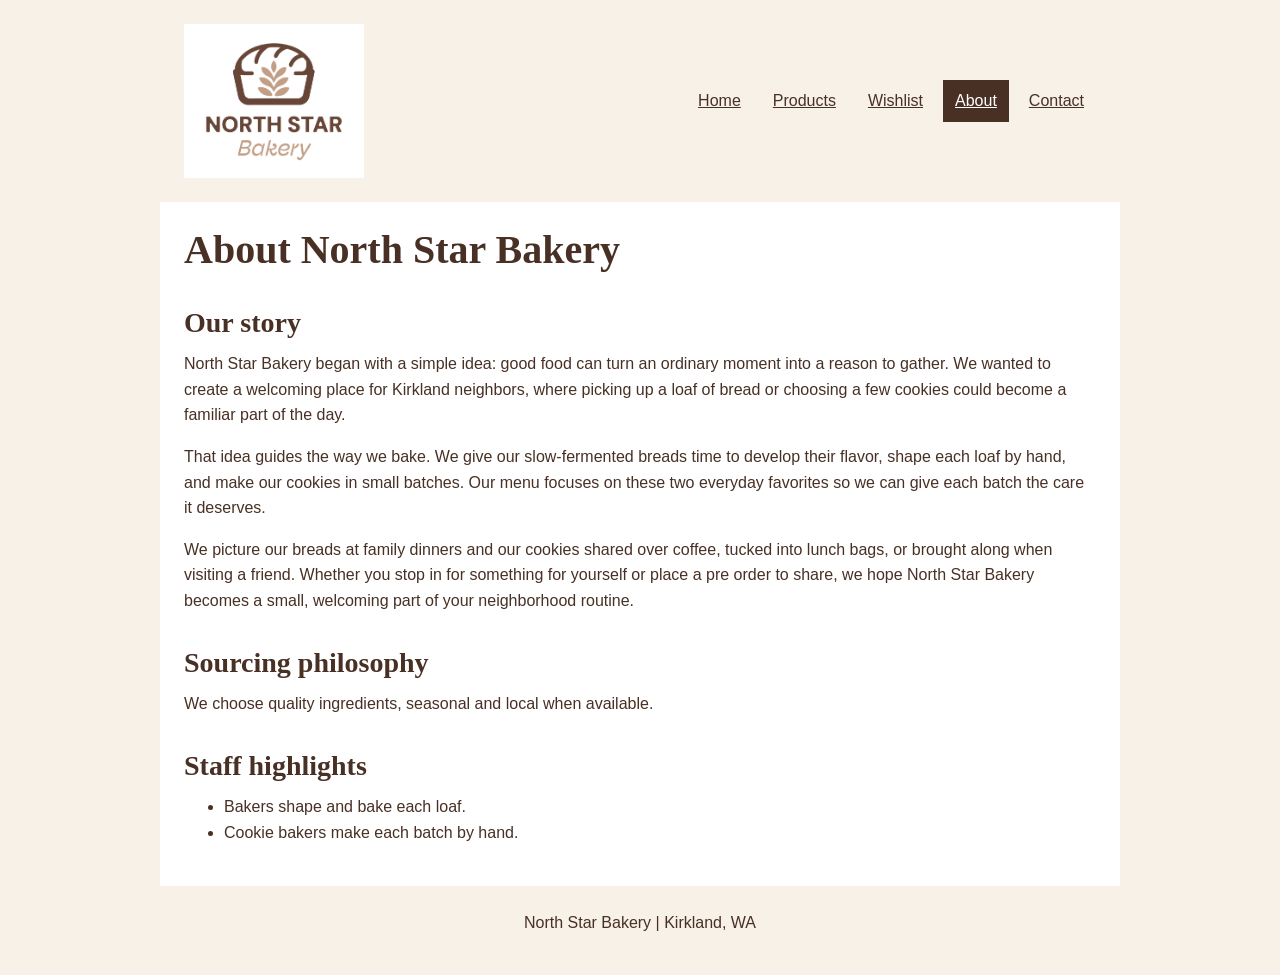
<file: touch_stone_4/about.html>
<!DOCTYPE html>
<html lang="en">
<head>
  <meta charset="UTF-8">
  <meta name="viewport" content="width=device-width, initial-scale=1">
  <link rel="stylesheet" href="css/style.css">
  <title>About | North Star Bakery</title>
</head>
<body>
  <header>
    <img src="images/bakery-logo_c.png" alt="North Star Bakery" width="180">
    <nav aria-label="Main navigation">
      <ul>
        <li><a href="index.html">Home</a></li>
        <li><a href="products.html">Products</a></li>
        <li><a href="wishlist.html">Wishlist</a></li>
        <li><a href="about.html" aria-current="page">About</a></li>
        <li><a href="contact.html">Contact</a></li>
      </ul>
    </nav>
  </header>
  <main>
    <h1>About North Star Bakery</h1>
    <h2>Our story</h2>
    <p>North Star Bakery began with a simple idea: good food can turn an ordinary moment into a reason to gather. We wanted to create a welcoming place for Kirkland neighbors, where picking up a loaf of bread or choosing a few cookies could become a familiar part of the day.</p>
    <p>That idea guides the way we bake. We give our slow-fermented breads time to develop their flavor, shape each loaf by hand, and make our cookies in small batches. Our menu focuses on these two everyday favorites so we can give each batch the care it deserves.</p>
    <p>We picture our breads at family dinners and our cookies shared over coffee, tucked into lunch bags, or brought along when visiting a friend. Whether you stop in for something for yourself or place a pre order to share, we hope North Star Bakery becomes a small, welcoming part of your neighborhood routine.</p>
    <h2>Sourcing philosophy</h2>
    <p>We choose quality ingredients, seasonal and local when available.</p>
    <h2>Staff highlights</h2>
    <ul>
      <li>Bakers shape and bake each loaf.</li>
      <li>Cookie bakers make each batch by hand.</li>
    </ul>
  </main>
  <footer>
    <p>North Star Bakery | Kirkland, WA</p>
  </footer>
</body>
</html>
</file>
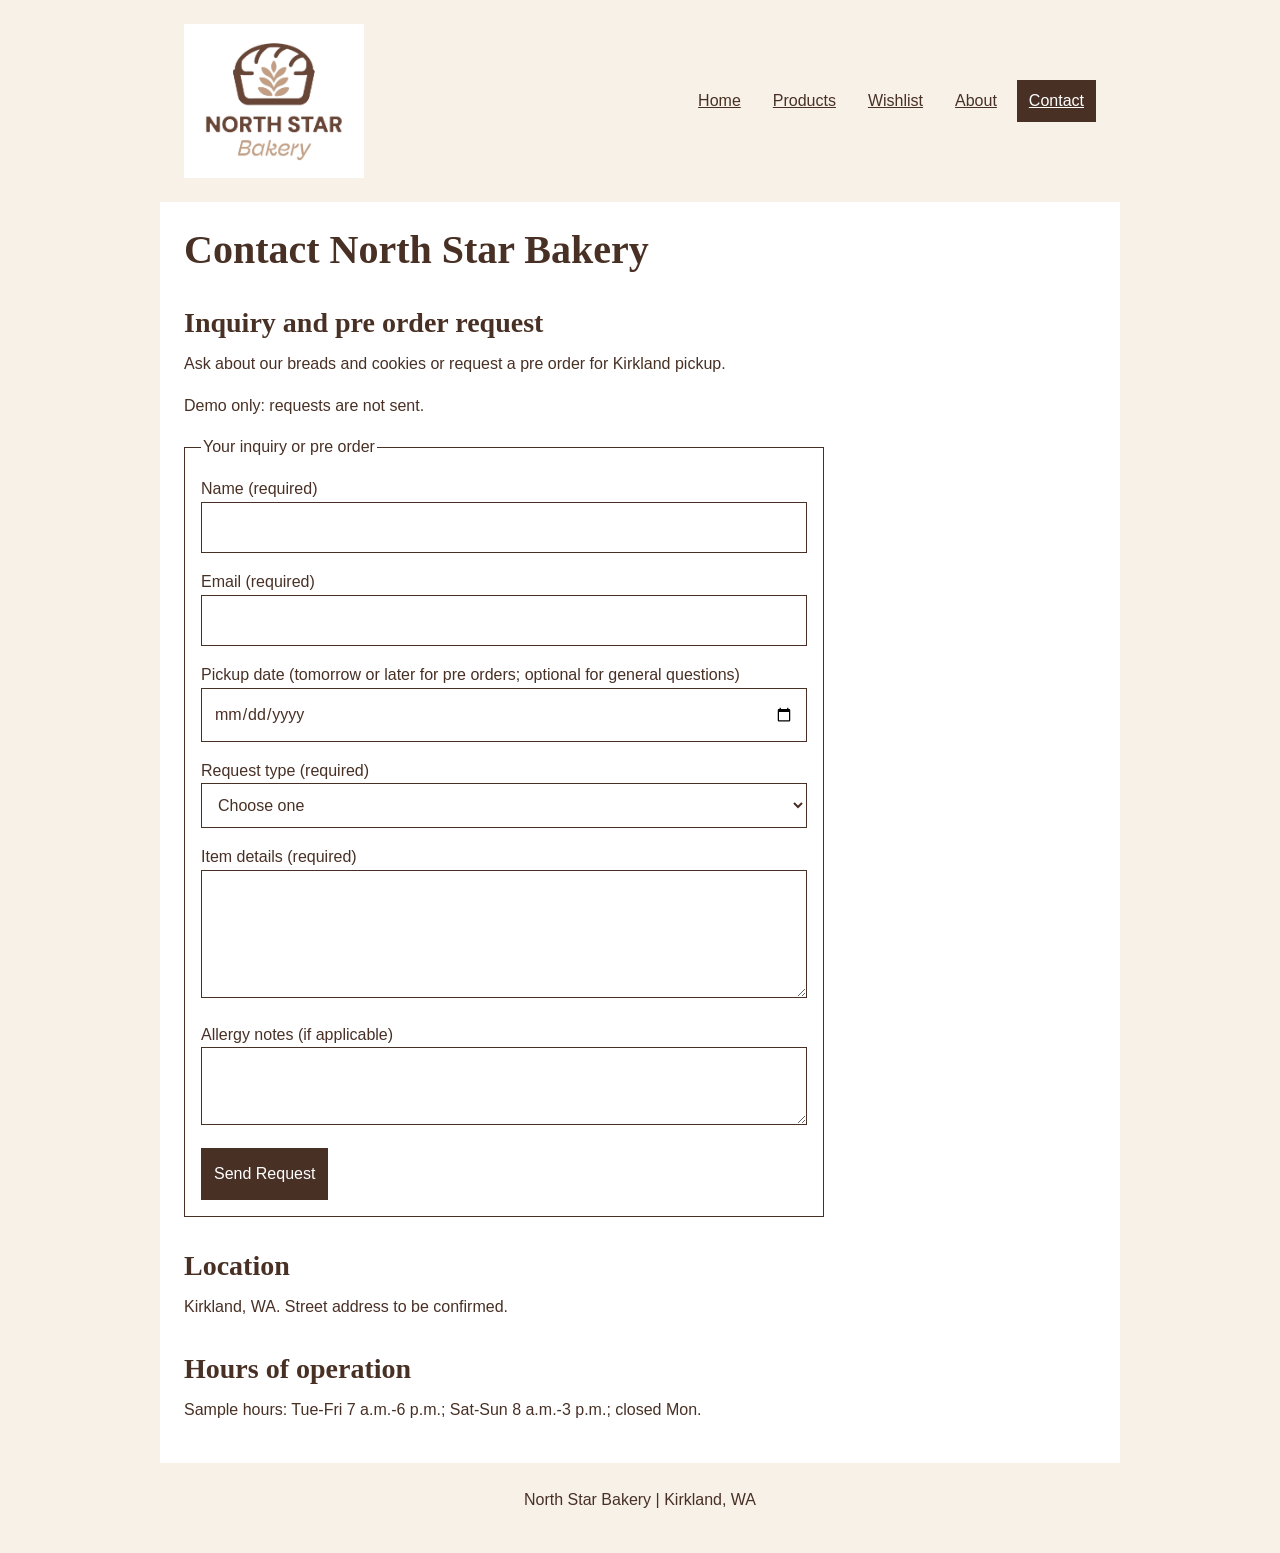
<file: touch_stone_4/contact.html>
<!DOCTYPE html>
<html lang="en">
<head>
  <meta charset="UTF-8">
  <meta name="viewport" content="width=device-width, initial-scale=1">
  <link rel="stylesheet" href="css/style.css">
  <script src="js/validation.js" defer></script>
  <title>Contact | North Star Bakery</title>
</head>
<body>
  <header>
    <img src="images/bakery-logo_c.png" alt="North Star Bakery" width="180">
    <nav aria-label="Main navigation">
      <ul>
        <li><a href="index.html">Home</a></li>
        <li><a href="products.html">Products</a></li>
        <li><a href="wishlist.html">Wishlist</a></li>
        <li><a href="about.html">About</a></li>
        <li><a href="contact.html" aria-current="page">Contact</a></li>
      </ul>
    </nav>
  </header>
  <main>
    <h1>Contact North Star Bakery</h1>
    <h2>Inquiry and pre order request</h2>
    <p>Ask about our breads and cookies or request a pre order for Kirkland pickup.</p>
    <p>Demo only: requests are not sent.</p>
    <form action="contact.html" method="get">
      <fieldset>
        <legend>Your inquiry or pre order</legend>
        <p>
          <label for="name">Name (required)</label><br>
          <input type="text" id="name" name="name" required minlength="2">
        </p>
        <p>
          <label for="email">Email (required)</label><br>
          <input type="email" id="email" name="email" required>
        </p>
        <p>
          <label for="pickup-date">Pickup date (tomorrow or later for pre orders; optional for general questions)</label><br>
          <input type="date" id="pickup-date" name="pickup_date">
        </p>
        <p>
          <label for="request-type">Request type (required)</label><br>
          <select id="request-type" name="request_type" required>
            <option value="">Choose one</option>
            <option value="pre-order">Pre order</option>
            <option value="general-question">General question</option>
          </select>
        </p>
        <p>
          <label for="item-details">Item details (required)</label><br>
          <textarea id="item-details" name="item_details" rows="4" required minlength="10"></textarea>
        </p>
        <p>
          <label for="allergy-notes">Allergy notes (if applicable)</label><br>
          <textarea id="allergy-notes" name="allergy_notes" rows="2"></textarea>
        </p>
        <button type="submit">Send Request</button>
      </fieldset>
    </form>
    <h2>Location</h2>
    <p>Kirkland, WA. Street address to be confirmed.</p>
    <h2>Hours of operation</h2>
    <p>Sample hours: Tue-Fri 7 a.m.-6 p.m.; Sat-Sun 8 a.m.-3 p.m.; closed Mon.</p>
  </main>
  <footer>
    <p>North Star Bakery | Kirkland, WA</p>
  </footer>
</body>
</html>
</file>
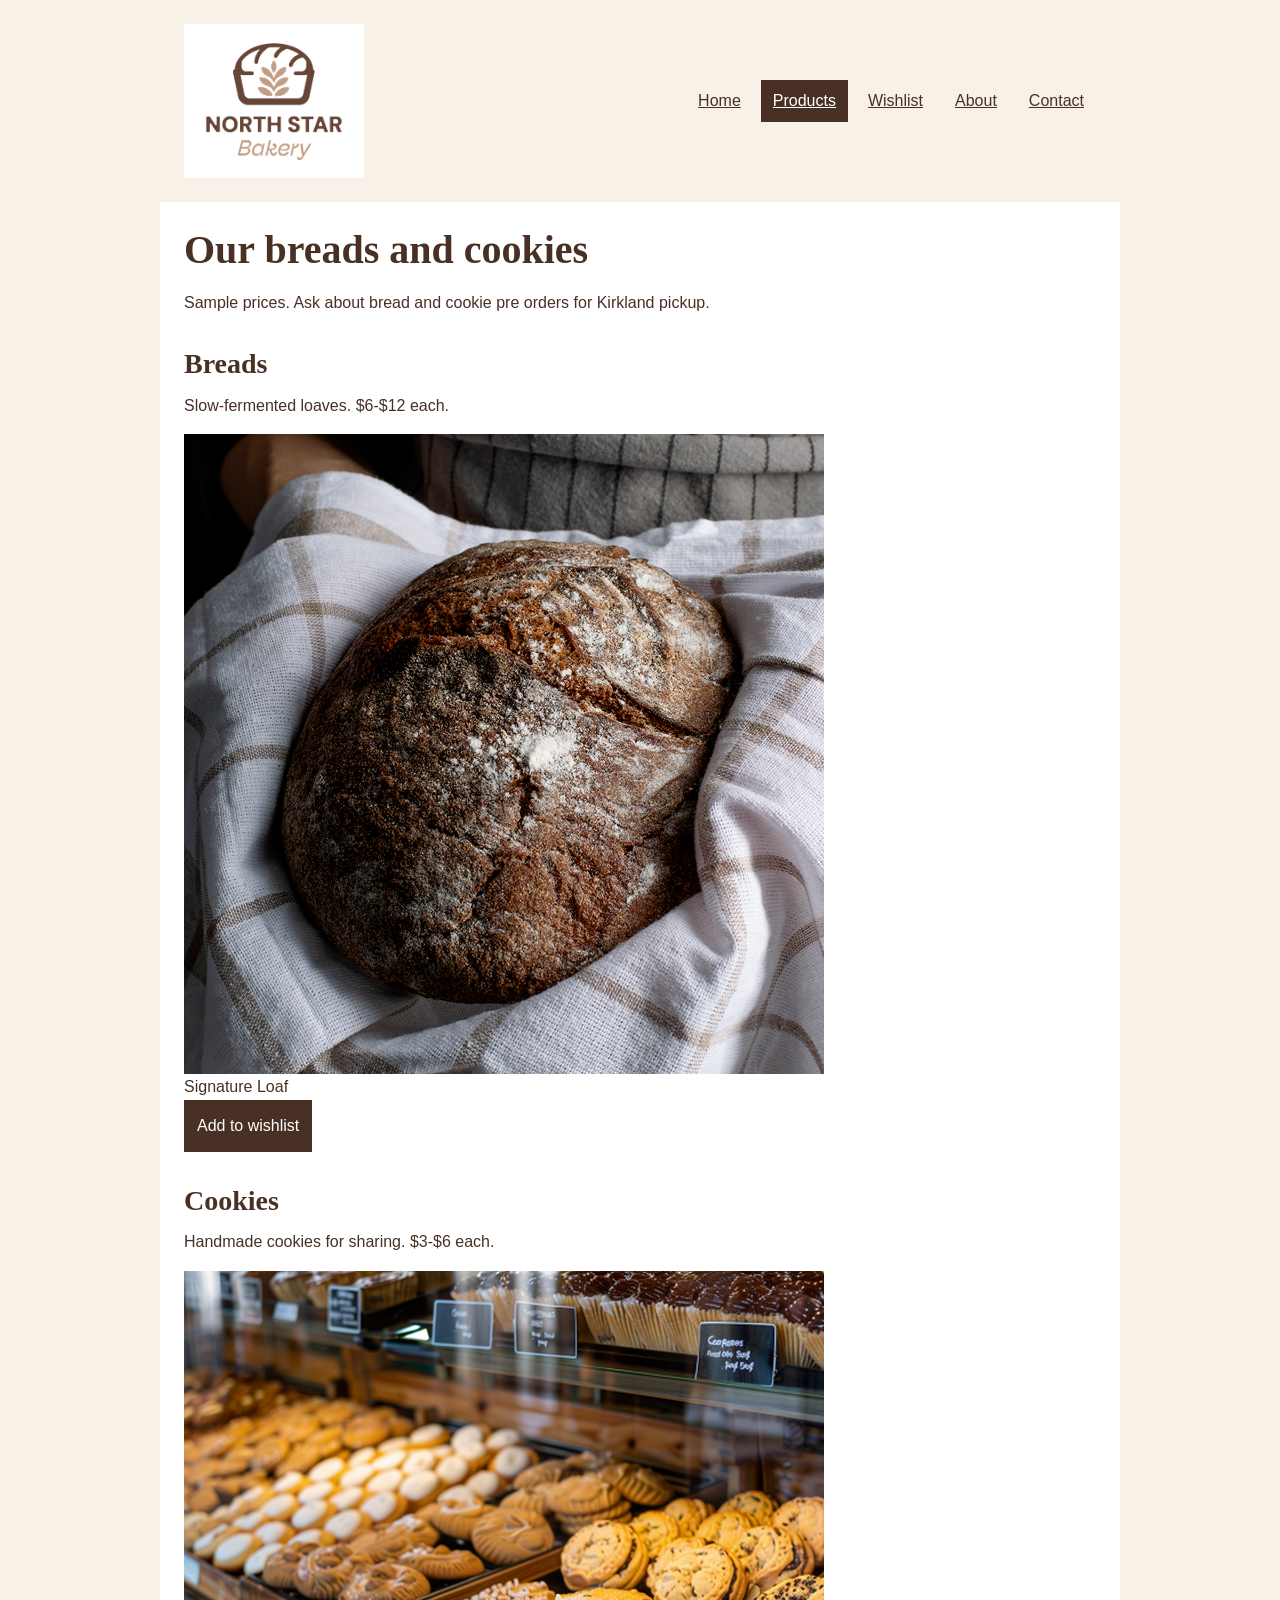
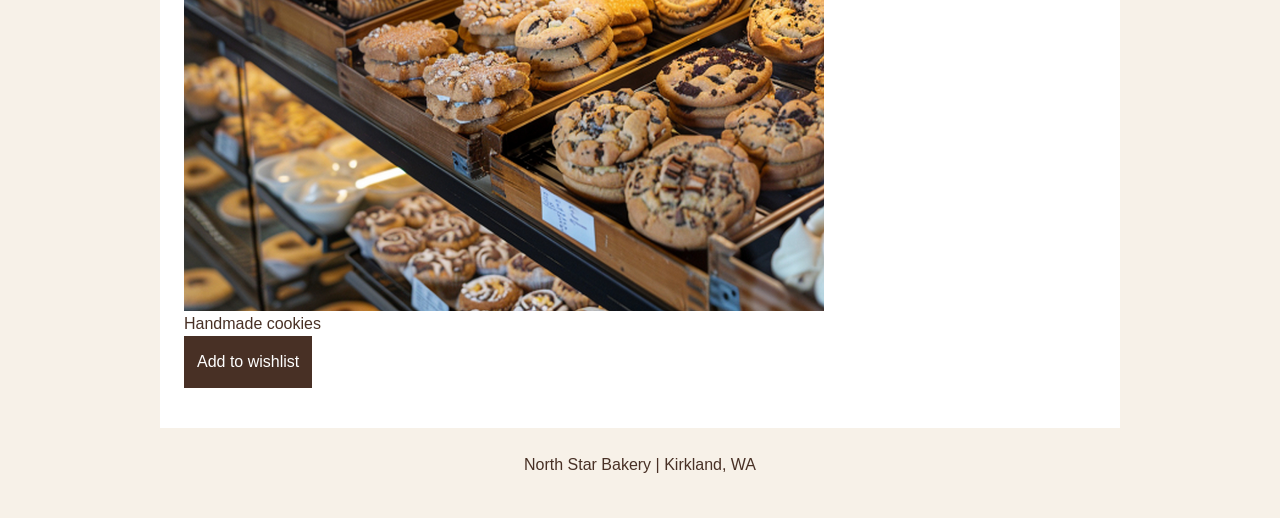
<file: touch_stone_4/products.html>
<!DOCTYPE html>
<html lang="en">
<head>
  <meta charset="UTF-8">
  <meta name="viewport" content="width=device-width, initial-scale=1">
  <link rel="stylesheet" href="css/style.css">
  <script src="js/wishlist.js" defer></script>
  <title>Products | North Star Bakery</title>
</head>
<body>
  <header>
    <img src="images/bakery-logo_c.png" alt="North Star Bakery" width="180">
    <nav aria-label="Main navigation">
      <ul>
        <li><a href="index.html">Home</a></li>
        <li><a href="products.html" aria-current="page">Products</a></li>
        <li><a href="wishlist.html">Wishlist</a></li>
        <li><a href="about.html">About</a></li>
        <li><a href="contact.html">Contact</a></li>
      </ul>
    </nav>
  </header>
  <main>
    <h1>Our breads and cookies</h1>
    <p>Sample prices. Ask about bread and cookie pre orders for Kirkland pickup.</p>
    <h2>Breads</h2>
    <p>Slow-fermented loaves. $6-$12 each.</p>
    <figure>
      <img class="product-image" src="images/bakery-signature-loaf_c.png" alt="North Star Bakery's Signature Loaf">
      <figcaption>Signature Loaf</figcaption>
      <button type="button" data-product="Signature Loaf">Add to wishlist</button>
    </figure>
    <h2>Cookies</h2>
    <p>Handmade cookies for sharing. $3-$6 each.</p>
    <figure>
      <img class="product-image" src="images/bakery-feature-small_c.png" alt="Assorted cookies in the bakery display">
      <figcaption>Handmade cookies</figcaption>
      <button type="button" data-product="Handmade cookies">Add to wishlist</button>
    </figure>
  </main>
  <footer>
    <p>North Star Bakery | Kirkland, WA</p>
  </footer>
</body>
</html>
</file>
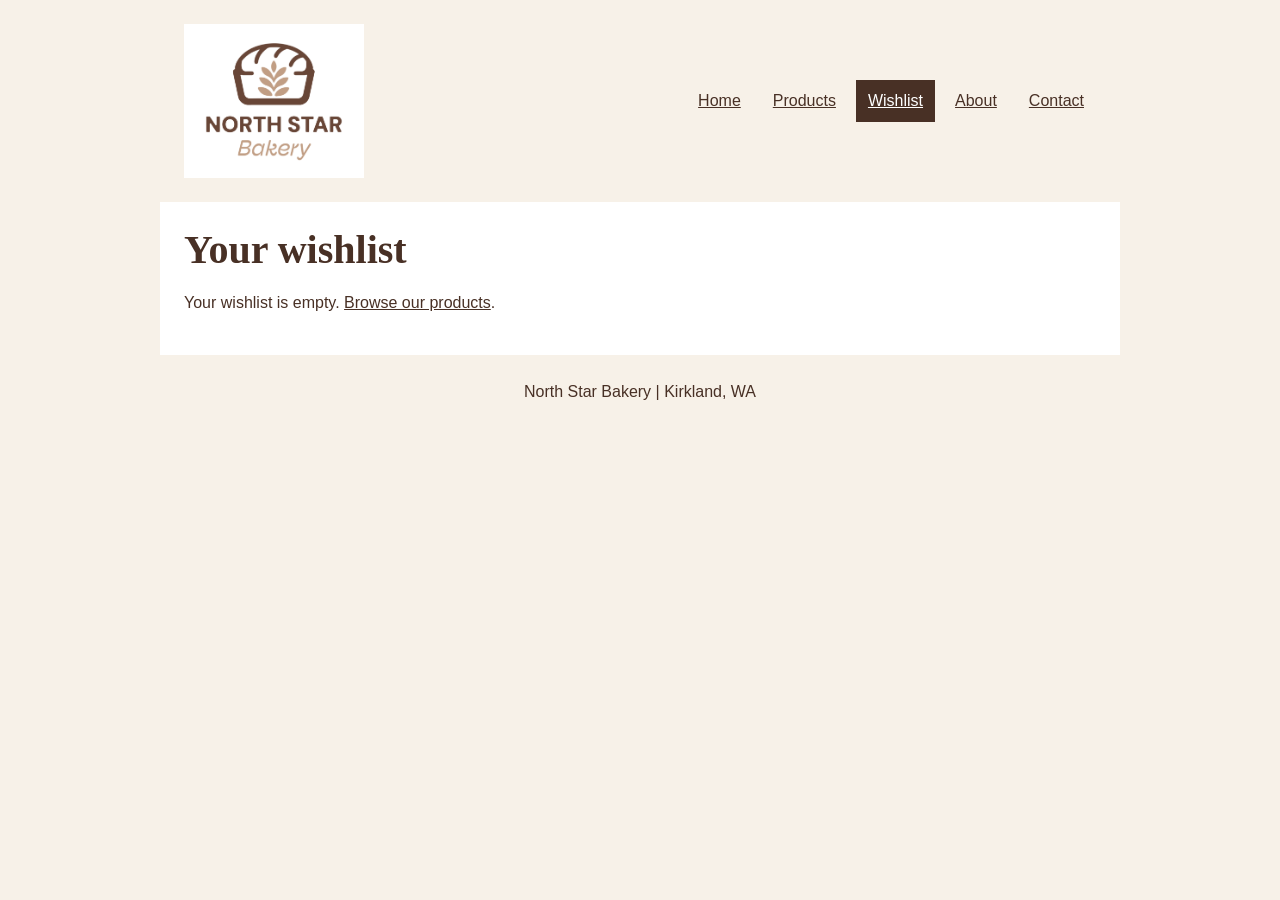
<file: touch_stone_4/wishlist.html>
<!DOCTYPE html>
<html lang="en">
<head>
  <meta charset="UTF-8">
  <meta name="viewport" content="width=device-width, initial-scale=1">
  <link rel="stylesheet" href="css/style.css">
  <script src="js/wishlist.js" defer></script>
  <title>Wishlist | North Star Bakery</title>
</head>
<body>
  <header>
    <img src="images/bakery-logo_c.png" alt="North Star Bakery" width="180">
    <nav aria-label="Main navigation">
      <ul>
        <li><a href="index.html">Home</a></li>
        <li><a href="products.html">Products</a></li>
        <li><a href="wishlist.html" aria-current="page">Wishlist</a></li>
        <li><a href="about.html">About</a></li>
        <li><a href="contact.html">Contact</a></li>
      </ul>
    </nav>
  </header>
  <main>
    <h1>Your wishlist</h1>
    <p id="wishlist-empty">Your wishlist is empty. <a href="products.html">Browse our products</a>.</p>
    <ul id="wishlist"></ul>
    <noscript>Please enable JavaScript to use your wishlist.</noscript>
  </main>
  <footer>
    <p>North Star Bakery | Kirkland, WA</p>
  </footer>
</body>
</html>
</file>
<file: touch_stone_3/css/style.css>
* {
	box-sizing: border-box;
}

body {
	margin: 0;
	background-color: #f7f1e8;
	color: #483025;
	font-family: Arial, sans-serif;
	font-size: 1rem;
	line-height: 1.6;
}

h1,
h2 {
  font-family: Georgia, serif;
  line-height: 1.2;
}

a {
	color: #483025;
}

nav a:hover,
nav a[aria-current="page"] {
	background-color: #483025;
	color: #ffffff;
}

main {
	background-color: #ffffff;
}

fieldset {
	min-width: 0;
	margin: 0;
	padding: 1rem;
	border: 1px solid #483025;
}

input,
select,
textarea,
button {
	padding: 0.75rem;
	border: 1px solid #483025;
	background-color: #ffffff;
	color: #483025;
	font: inherit;
}

button {
	background-color: #483025;
	color: #ffffff;
}

header,
main,
footer {
	max-width: 960px;
	margin: 0 auto;
	padding: 1rem;
}

/* Start with a stacked header for mobile screens. */
header {
	display: flex;
	flex-direction: column;
	align-items: flex-start;
	gap: 1.5rem;
}

nav ul {
	display: flex;
	flex-wrap: wrap;
	gap: 0.5rem;
	margin: 0;
	padding: 0;
	list-style: none;
}

nav a {
	display: block;
	padding: 0.5rem 0.75rem;
}

h1,
h2 {
	line-height: 1.2;
}

h1 {
	margin: 0 0 1rem;
	font-size: 2rem;
}

h2 {
	margin: 2rem 0 0.75rem;
	font-size: 1.75rem;
}

p,
main ul {
	margin: 0 0 1rem;
}

img,
audio {
	max-width: 100%;
}

img {
	display: block;
	height: auto;
}

figure {
	margin: 1rem 0;
}

/* Keep product photos small; max-width still lets them fit mobile screens. */
.product-image {
	width: 640px;
}

form {
	max-width: 640px;
}

input,
select,
textarea {
	width: 100%;
}

textarea {
	resize: vertical;
}

footer {
	text-align: center;
}

/* Add a horizontal header and more space on larger screens. */
@media (min-width: 600px) {
	header {
		flex-direction: row;
		align-items: center;
		justify-content: space-between;
	}

	header,
	main,
	footer {
		padding: 1.5rem;
	}

	h1 {
		font-size: 2.5rem;
	}
}
</file>
<file: touch_stone_4/css/style.css>
* {
	box-sizing: border-box;
}

body {
	margin: 0;
	background-color: #f7f1e8;
	color: #483025;
	font-family: Arial, sans-serif;
	font-size: 1rem;
	line-height: 1.6;
}

h1,
h2 {
  font-family: Georgia, serif;
  line-height: 1.2;
}

a {
	color: #483025;
}

nav a:hover,
nav a[aria-current="page"] {
	background-color: #483025;
	color: #ffffff;
}

main {
	background-color: #ffffff;
}

fieldset {
	min-width: 0;
	margin: 0;
	padding: 1rem;
	border: 1px solid #483025;
}

input,
select,
textarea,
button {
	padding: 0.75rem;
	border: 1px solid #483025;
	background-color: #ffffff;
	color: #483025;
	font: inherit;
}

button {
	background-color: #483025;
	color: #ffffff;
}

header,
main,
footer {
	max-width: 960px;
	margin: 0 auto;
	padding: 1rem;
}

/* Start with a stacked header for mobile screens. */
header {
	display: flex;
	flex-direction: column;
	align-items: flex-start;
	gap: 1.5rem;
}

nav ul {
	display: flex;
	flex-wrap: wrap;
	gap: 0.5rem;
	margin: 0;
	padding: 0;
	list-style: none;
}

nav a {
	display: block;
	padding: 0.5rem 0.75rem;
}

h1,
h2 {
	line-height: 1.2;
}

h1 {
	margin: 0 0 1rem;
	font-size: 2rem;
}

h2 {
	margin: 2rem 0 0.75rem;
	font-size: 1.75rem;
}

p,
main ul {
	margin: 0 0 1rem;
}

img,
audio {
	max-width: 100%;
}

img {
	display: block;
	height: auto;
}

figure {
	margin: 1rem 0;
}

/* Keep product photos small; max-width still lets them fit mobile screens. */
.product-image {
	width: 640px;
}

form {
	max-width: 640px;
}

input,
select,
textarea {
	width: 100%;
}

textarea {
	resize: vertical;
}

footer {
	text-align: center;
}

/* Add a horizontal header and more space on larger screens. */
@media (min-width: 600px) {
	header {
		flex-direction: row;
		align-items: center;
		justify-content: space-between;
	}

	header,
	main,
	footer {
		padding: 1.5rem;
	}

	h1 {
		font-size: 2.5rem;
	}
}

button {
	cursor: pointer;
}

button:disabled {
	opacity: 0.65;
	cursor: default;
}

#wishlist li {
	margin-bottom: 0.75rem;
}

#wishlist button {
	margin-left: 1rem;
	padding: 0.25rem 0.5rem;
	font-size: 0.875rem;
}

[aria-invalid="true"] {
	border: 2px solid #a32424;
	background-color: #fff5f5;
}

.field-error {
	display: block;
	color: #a32424;
	font-size: 0.875rem;
}
</file>
<file: touch_stone_5/css/style.css>
* {
	box-sizing: border-box;
}

body {
	margin: 0;
	background-color: #f7f1e8;
	color: #483025;
	font-family: Arial, sans-serif;
	font-size: 1rem;
	line-height: 1.6;
}

h1,
h2 {
  font-family: Georgia, serif;
  line-height: 1.2;
}

a {
	color: #483025;
}

nav a:hover,
nav a[aria-current="page"] {
	background-color: #483025;
	color: #ffffff;
}

main {
	background-color: #ffffff;
}

fieldset {
	min-width: 0;
	margin: 0;
	padding: 1rem;
	border: 1px solid #483025;
}

input,
select,
textarea,
button {
	padding: 0.75rem;
	border: 1px solid #483025;
	background-color: #ffffff;
	color: #483025;
	font: inherit;
}

button {
	background-color: #483025;
	color: #ffffff;
}

header,
main,
footer {
	max-width: 960px;
	margin: 0 auto;
	padding: 1rem;
}

/* Start with a stacked header for mobile screens. */
header {
	display: flex;
	flex-direction: column;
	align-items: flex-start;
	gap: 1.5rem;
}

nav ul {
	display: flex;
	flex-wrap: wrap;
	gap: 0.5rem;
	margin: 0;
	padding: 0;
	list-style: none;
}

nav a {
	display: block;
	padding: 0.5rem 0.75rem;
}

h1,
h2 {
	line-height: 1.2;
}

h1 {
	margin: 0 0 1rem;
	font-size: 2rem;
}

h2 {
	margin: 2rem 0 0.75rem;
	font-size: 1.75rem;
}

p,
main ul {
	margin: 0 0 1rem;
}

img,
audio {
	max-width: 100%;
}

img {
	display: block;
	height: auto;
}

figure {
	margin: 1rem 0;
}

/* Keep product photos small; max-width still lets them fit mobile screens. */
.product-image {
	width: 640px;
}

form {
	max-width: 640px;
}

input,
select,
textarea {
	width: 100%;
}

textarea {
	resize: vertical;
}

footer {
	text-align: center;
}

/* Add a horizontal header and more space on larger screens. */
@media (min-width: 600px) {
	header {
		flex-direction: row;
		align-items: center;
		justify-content: space-between;
	}

	header,
	main,
	footer {
		padding: 1.5rem;
	}

	h1 {
		font-size: 2.5rem;
	}
}

button {
	cursor: pointer;
}

button:disabled {
	opacity: 0.65;
	cursor: default;
}

#wishlist li {
	margin-bottom: 0.75rem;
}

#wishlist button {
	margin-left: 1rem;
	padding: 0.25rem 0.5rem;
	font-size: 0.875rem;
}

[aria-invalid="true"] {
	border: 2px solid #a32424;
	background-color: #fff5f5;
}

.field-error {
	display: block;
	color: #a32424;
	font-size: 0.875rem;
}
</file>
